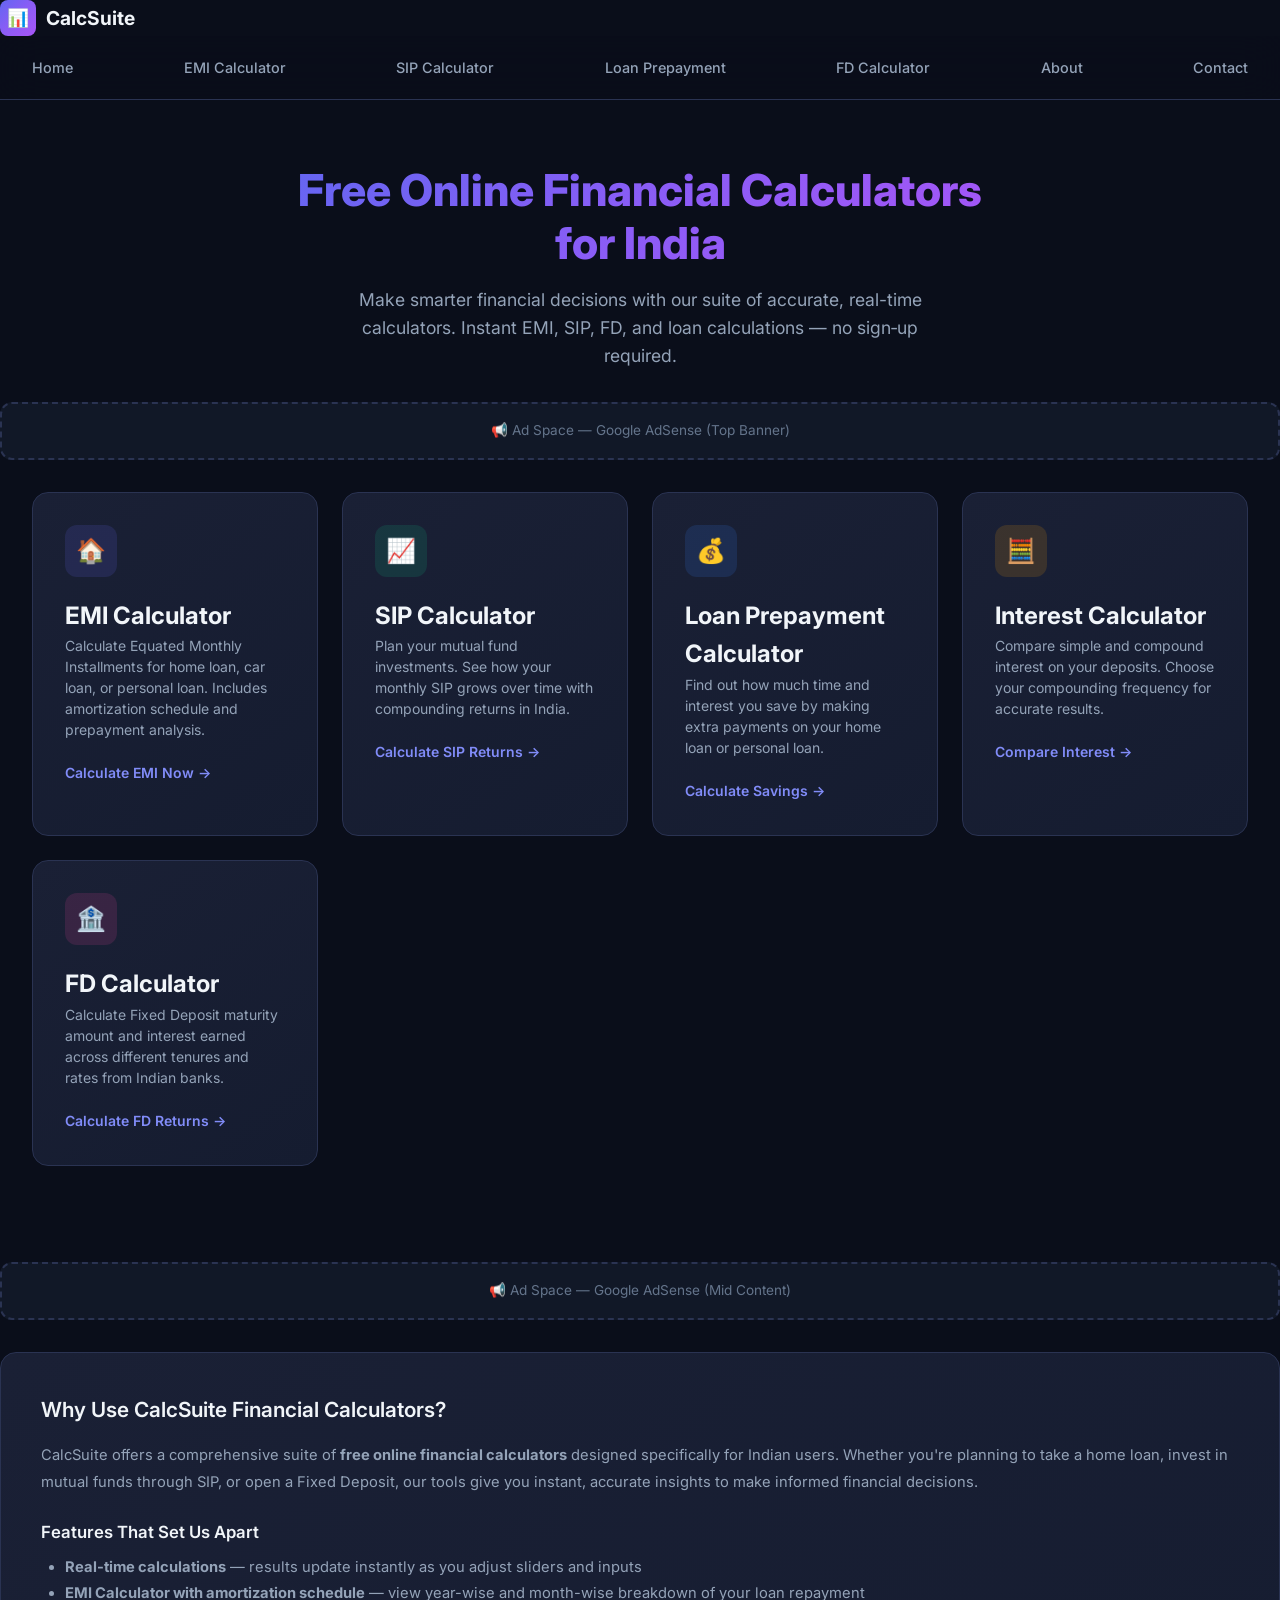
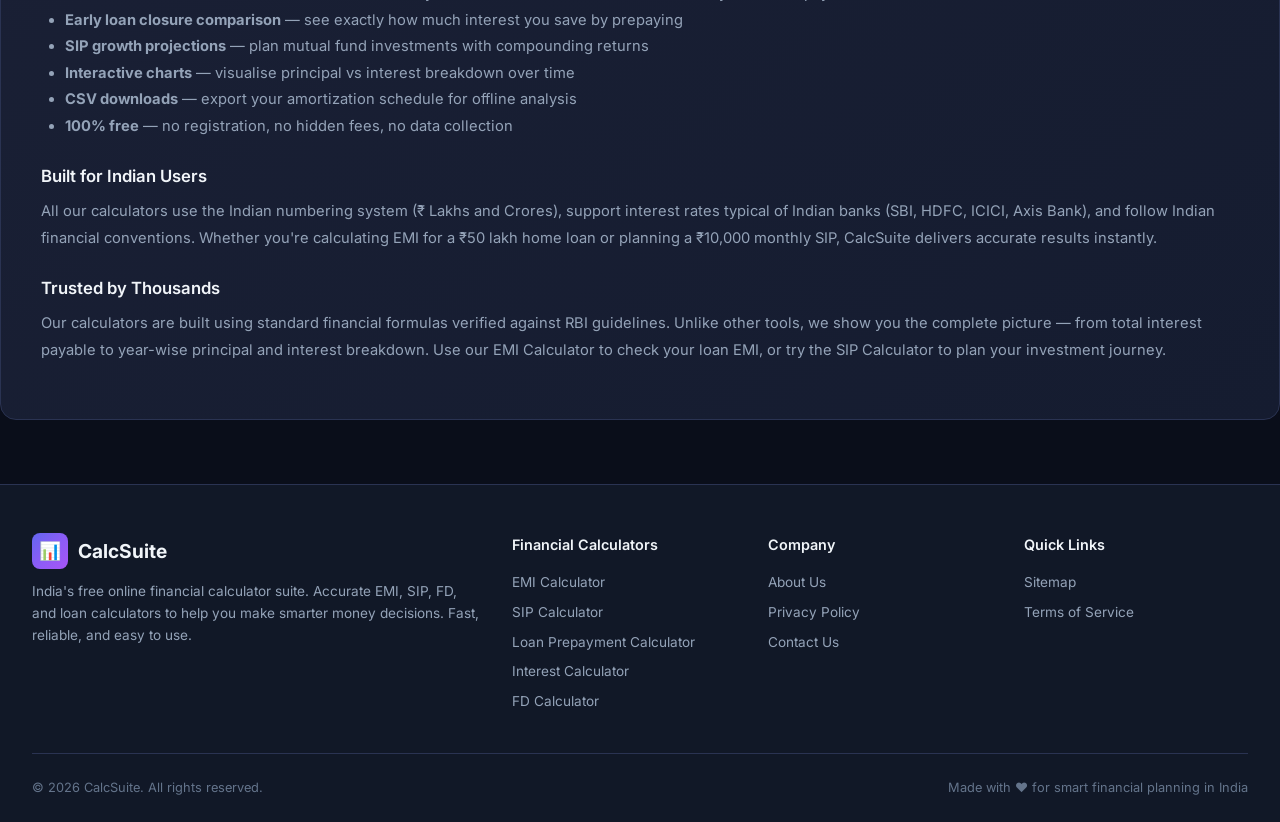
<file: index.html>
<!DOCTYPE html>
<html lang="en">
<head>
  <meta charset="UTF-8">
  <meta name="viewport" content="width=device-width, initial-scale=1.0">
  <title>Free Online Financial Calculators India 2026 – EMI, SIP, FD & Loan Tools</title>
  <meta name="description" content="Free online financial calculators for India — EMI, SIP, FD, loan prepayment & interest calculators. Accurate, fast, real-time results with charts & amortization tables.">
  <meta name="keywords" content="EMI calculator India, SIP calculator, FD calculator, loan prepayment calculator, interest calculator, financial tools India 2026">
  <meta name="robots" content="index, follow">
  <link rel="canonical" href="https://jajoogaurav.github.io/calcsuite/">
  <link rel="stylesheet" href="css/styles.css">

  <!-- Google Analytics placeholder — replace GA_MEASUREMENT_ID -->
  <script async src="https://www.googletagmanager.com/gtag/js?id=GA_MEASUREMENT_ID"></script>
  <script>
    window.dataLayer = window.dataLayer || [];
    function gtag(){dataLayer.push(arguments);}
    gtag('js', new Date());
    gtag('config', 'GA_MEASUREMENT_ID');
  </script>

  <!-- Google AdSense placeholder — replace ca-pub-XXXXXXX -->
  <script async src="https://pagead2.googlesyndication.com/pagead/js/adsbygoogle.js?client=ca-pub-XXXXXXX" crossorigin="anonymous"></script>

  <!-- WebSite Schema -->
  <script type="application/ld+json">
  {
    "@context": "https://schema.org",
    "@type": "WebSite",
    "name": "CalcSuite",
    "url": "https://jajoogaurav.github.io/calcsuite/",
    "description": "Free online financial calculators for India — EMI, SIP, FD, Loan Prepayment & Interest calculators.",
    "potentialAction": {
      "@type": "SearchAction",
      "target": "https://jajoogaurav.github.io/calcsuite/?q={search_term_string}",
      "query-input": "required name=search_term_string"
    }
  }
  </script>
</head>
<body>

  <main>
    <section class="hero">
      <h1>Free Online Financial Calculators for India</h1>
      <p>Make smarter financial decisions with our suite of accurate, real-time calculators. Instant EMI, SIP, FD, and loan calculations — no sign‑up required.</p>
    </section>

    <div class="ad-placeholder" style="max-width:1280px;margin:0 auto 1rem;padding:1rem;">📢 Ad Space — Google AdSense (Top Banner)</div>

    <section class="calc-grid" aria-label="Calculator tools">

      <a href="calculators/emi-calculator.html" class="calc-card" id="card-emi">
        <div class="calc-card-icon icon-emi">🏠</div>
        <h2>EMI Calculator</h2>
        <p>Calculate Equated Monthly Installments for home loan, car loan, or personal loan. Includes amortization schedule and prepayment analysis.</p>
        <span class="calc-card-link">Calculate EMI Now →</span>
      </a>

      <a href="calculators/sip-calculator.html" class="calc-card" id="card-sip">
        <div class="calc-card-icon icon-sip">📈</div>
        <h2>SIP Calculator</h2>
        <p>Plan your mutual fund investments. See how your monthly SIP grows over time with compounding returns in India.</p>
        <span class="calc-card-link">Calculate SIP Returns →</span>
      </a>

      <a href="calculators/loan-prepayment-calculator.html" class="calc-card" id="card-loan">
        <div class="calc-card-icon icon-loan">💰</div>
        <h2>Loan Prepayment Calculator</h2>
        <p>Find out how much time and interest you save by making extra payments on your home loan or personal loan.</p>
        <span class="calc-card-link">Calculate Savings →</span>
      </a>

      <a href="calculators/interest-calculator.html" class="calc-card" id="card-interest">
        <div class="calc-card-icon icon-interest">🧮</div>
        <h2>Interest Calculator</h2>
        <p>Compare simple and compound interest on your deposits. Choose your compounding frequency for accurate results.</p>
        <span class="calc-card-link">Compare Interest →</span>
      </a>

      <a href="calculators/fd-calculator.html" class="calc-card" id="card-fd">
        <div class="calc-card-icon icon-fd">🏦</div>
        <h2>FD Calculator</h2>
        <p>Calculate Fixed Deposit maturity amount and interest earned across different tenures and rates from Indian banks.</p>
        <span class="calc-card-link">Calculate FD Returns →</span>
      </a>

    </section>

    <div class="ad-placeholder" style="max-width:1280px;margin:0 auto 1rem;padding:1rem;">📢 Ad Space — Google AdSense (Mid Content)</div>

    <!-- SEO Content -->
    <section class="seo-content" style="max-width:1280px;margin:2rem auto;padding:2.5rem;">
      <h2>Why Use CalcSuite Financial Calculators?</h2>
      <p>CalcSuite offers a comprehensive suite of <strong>free online financial calculators</strong> designed specifically for Indian users. Whether you're planning to take a home loan, invest in mutual funds through SIP, or open a Fixed Deposit, our tools give you instant, accurate insights to make informed financial decisions.</p>

      <h3>Features That Set Us Apart</h3>
      <ul>
        <li><strong>Real-time calculations</strong> — results update instantly as you adjust sliders and inputs</li>
        <li><strong>EMI Calculator with amortization schedule</strong> — view year-wise and month-wise breakdown of your loan repayment</li>
        <li><strong>Early loan closure comparison</strong> — see exactly how much interest you save by prepaying</li>
        <li><strong>SIP growth projections</strong> — plan mutual fund investments with compounding returns</li>
        <li><strong>Interactive charts</strong> — visualise principal vs interest breakdown over time</li>
        <li><strong>CSV downloads</strong> — export your amortization schedule for offline analysis</li>
        <li><strong>100% free</strong> — no registration, no hidden fees, no data collection</li>
      </ul>

      <h3>Built for Indian Users</h3>
      <p>All our calculators use the Indian numbering system (₹ Lakhs and Crores), support interest rates typical of Indian banks (SBI, HDFC, ICICI, Axis Bank), and follow Indian financial conventions. Whether you're calculating EMI for a ₹50 lakh home loan or planning a ₹10,000 monthly SIP, CalcSuite delivers accurate results instantly.</p>

      <h3>Trusted by Thousands</h3>
      <p>Our calculators are built using standard financial formulas verified against RBI guidelines. Unlike other tools, we show you the complete picture — from total interest payable to year-wise principal and interest breakdown. Use our <a href="calculators/emi-calculator.html">EMI Calculator</a> to check your loan EMI, or try the <a href="calculators/sip-calculator.html">SIP Calculator</a> to plan your investment journey.</p>
    </section>
  </main>

  <script src="js/shared.js"></script>
</body>
</html>
</file>
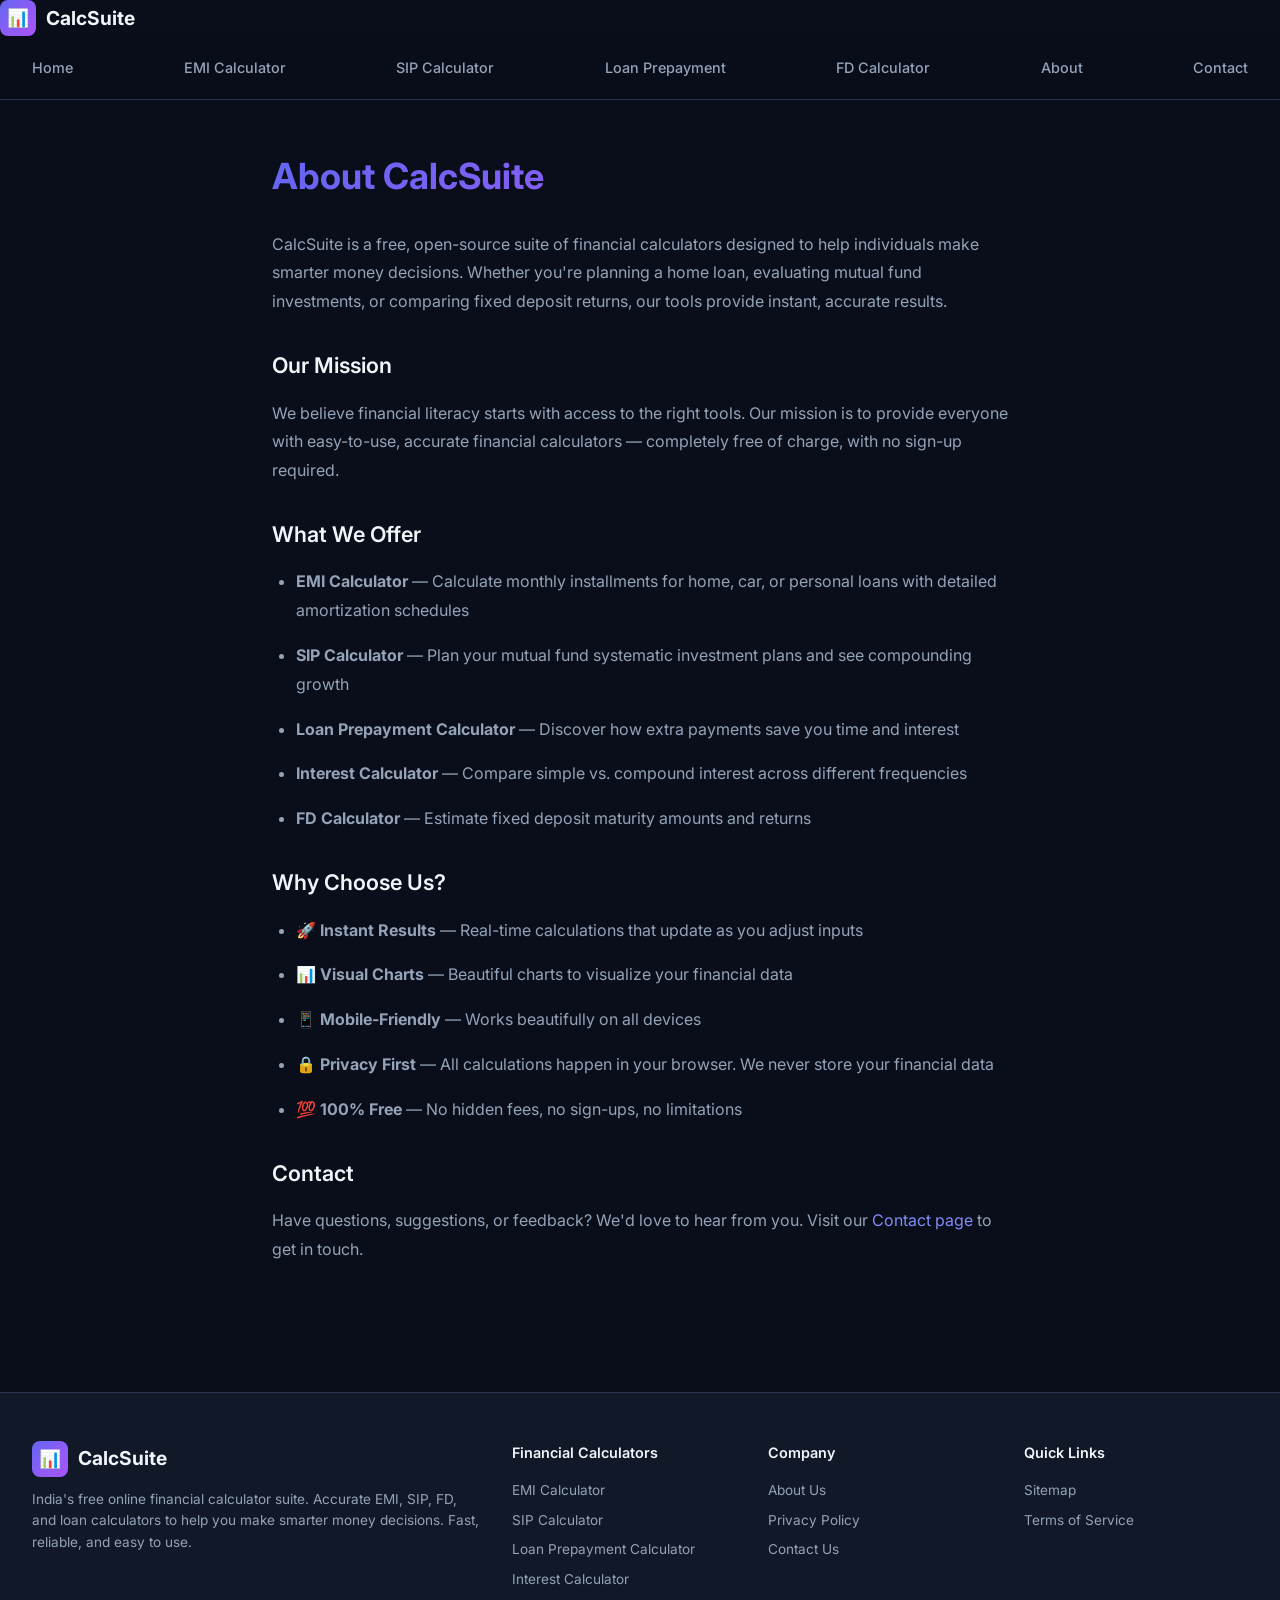
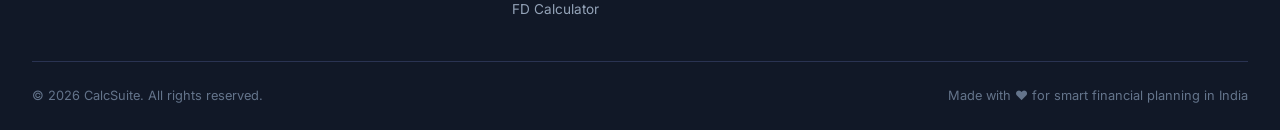
<file: pages/about.html>
<!DOCTYPE html>
<html lang="en">
<head>
  <meta charset="UTF-8">
  <meta name="viewport" content="width=device-width, initial-scale=1.0">
  <title>About CalcSuite – Free Online Financial Calculators India</title>
  <meta name="description" content="Learn about CalcSuite — India's free online financial calculator suite for EMI, SIP, FD, loan prepayment, and interest calculations. Fast, accurate, privacy-first.">
  <meta name="robots" content="index, follow">
  <link rel="canonical" href="https://jajoogaurav.github.io/calcsuite/pages/about.html">
  <link rel="stylesheet" href="../css/styles.css">
  <script async src="https://www.googletagmanager.com/gtag/js?id=GA_MEASUREMENT_ID"></script>
  <script>window.dataLayer=window.dataLayer||[];function gtag(){dataLayer.push(arguments);}gtag('js',new Date());gtag('config','GA_MEASUREMENT_ID');</script>
</head>
<body>

  <main class="content-page">
    <h1>About CalcSuite</h1>

    <p>CalcSuite is a free, open-source suite of financial calculators designed to help individuals make smarter money decisions. Whether you're planning a home loan, evaluating mutual fund investments, or comparing fixed deposit returns, our tools provide instant, accurate results.</p>

    <h2>Our Mission</h2>
    <p>We believe financial literacy starts with access to the right tools. Our mission is to provide everyone with easy-to-use, accurate financial calculators — completely free of charge, with no sign-up required.</p>

    <h2>What We Offer</h2>
    <ul>
      <li><strong>EMI Calculator</strong> — Calculate monthly installments for home, car, or personal loans with detailed amortization schedules</li>
      <li><strong>SIP Calculator</strong> — Plan your mutual fund systematic investment plans and see compounding growth</li>
      <li><strong>Loan Prepayment Calculator</strong> — Discover how extra payments save you time and interest</li>
      <li><strong>Interest Calculator</strong> — Compare simple vs. compound interest across different frequencies</li>
      <li><strong>FD Calculator</strong> — Estimate fixed deposit maturity amounts and returns</li>
    </ul>

    <h2>Why Choose Us?</h2>
    <ul>
      <li>🚀 <strong>Instant Results</strong> — Real-time calculations that update as you adjust inputs</li>
      <li>📊 <strong>Visual Charts</strong> — Beautiful charts to visualize your financial data</li>
      <li>📱 <strong>Mobile-Friendly</strong> — Works beautifully on all devices</li>
      <li>🔒 <strong>Privacy First</strong> — All calculations happen in your browser. We never store your financial data</li>
      <li>💯 <strong>100% Free</strong> — No hidden fees, no sign-ups, no limitations</li>
    </ul>

    <h2>Contact</h2>
    <p>Have questions, suggestions, or feedback? We'd love to hear from you. Visit our <a href="contact.html" style="color:var(--accent-primary-light)">Contact page</a> to get in touch.</p>
  </main>

  <script src="../js/shared.js"></script>
</body>
</html>
</file>
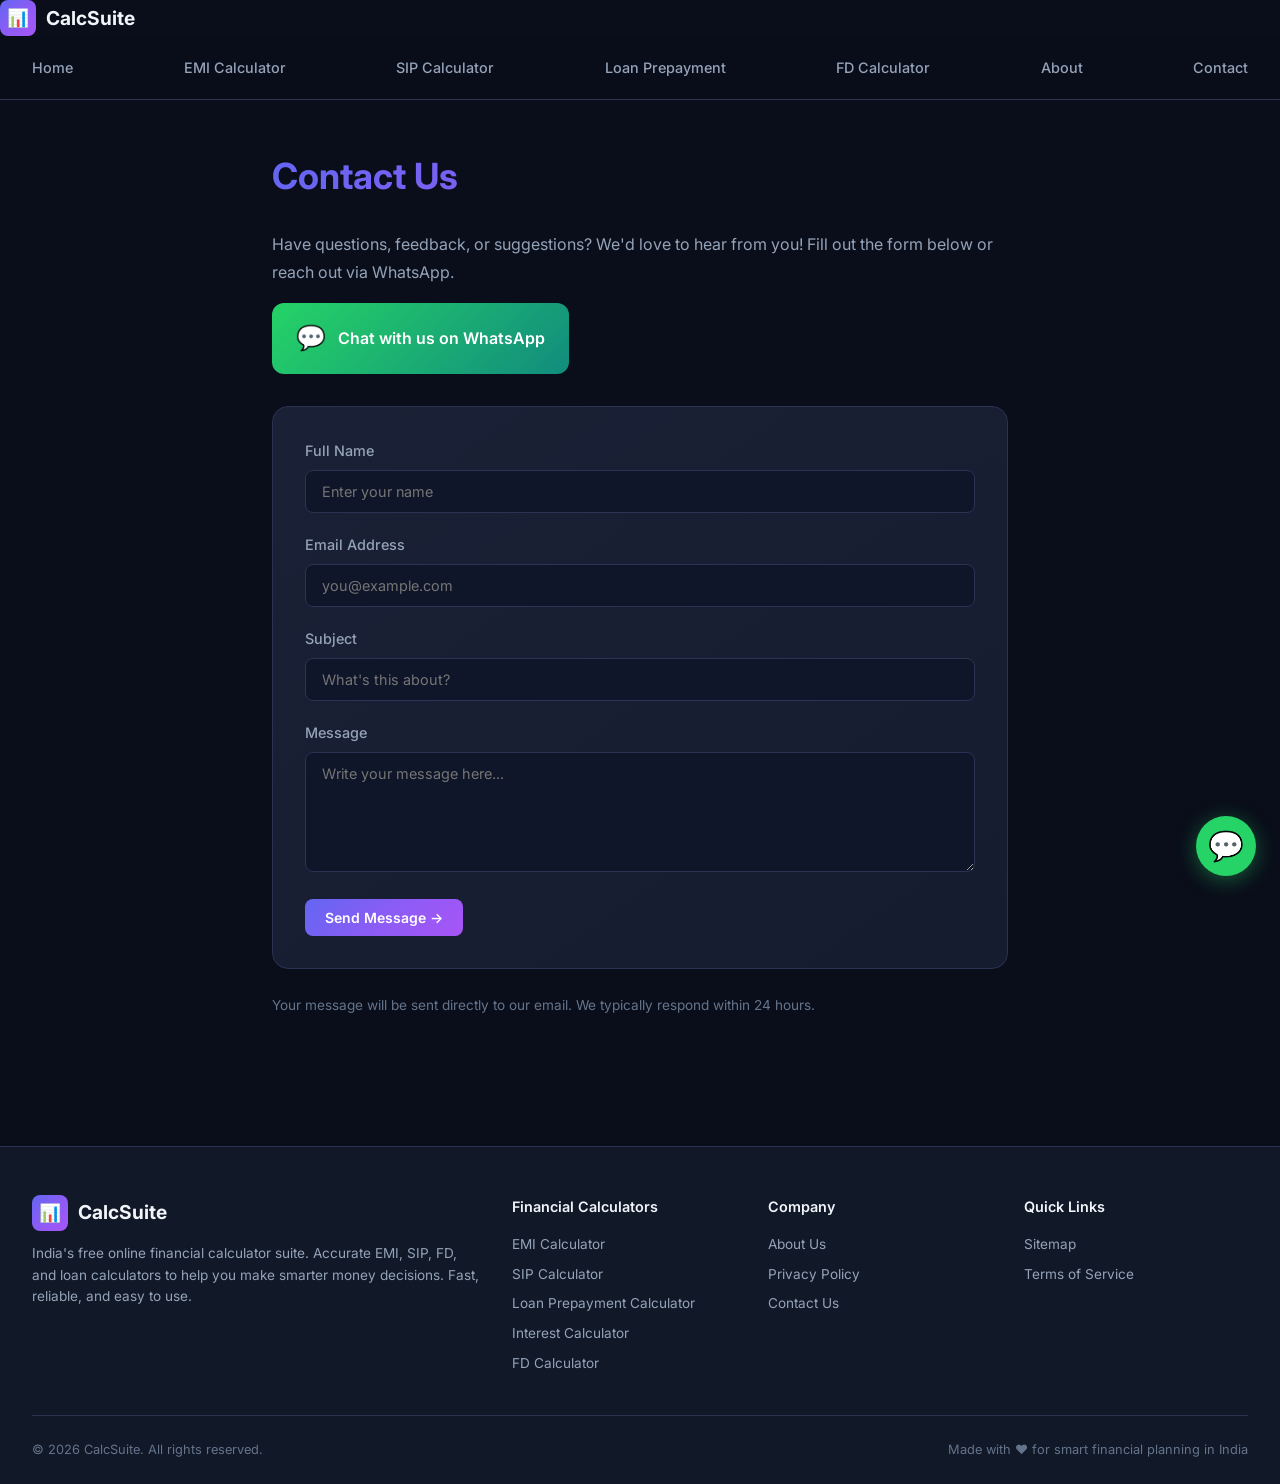
<file: pages/contact.html>
<!DOCTYPE html>
<html lang="en">
<head>
  <meta charset="UTF-8">
  <meta name="viewport" content="width=device-width, initial-scale=1.0">
  <title>Contact Us – CalcSuite Financial Calculators India</title>
  <meta name="description" content="Contact CalcSuite — send feedback, suggestions, or queries about our financial calculators. Reach us via email form or WhatsApp.">
  <meta name="robots" content="index, follow">
  <link rel="canonical" href="https://jajoogaurav.github.io/calcsuite/pages/contact.html">
  <link rel="stylesheet" href="../css/styles.css">
  <script async src="https://www.googletagmanager.com/gtag/js?id=GA_MEASUREMENT_ID"></script>
  <script>window.dataLayer=window.dataLayer||[];function gtag(){dataLayer.push(arguments);}gtag('js',new Date());gtag('config','GA_MEASUREMENT_ID');</script>
</head>
<body>

  <main class="content-page">
    <h1>Contact Us</h1>

    <p>Have questions, feedback, or suggestions? We'd love to hear from you! Fill out the form below or reach out via WhatsApp.</p>

    <!-- WhatsApp Section -->
    <a href="https://wa.me/919929828405?text=Hi%2C%20I%20have%20a%20query%20about%20CalcSuite" target="_blank" rel="noopener"
       style="display:flex;align-items:center;gap:12px;background:linear-gradient(135deg,#25D366,#128C7E);
              padding:16px 24px;border-radius:12px;color:#fff;font-weight:600;font-size:1rem;
              margin-bottom:2rem;transition:all 0.3s ease;text-decoration:none;width:fit-content">
      <span style="font-size:1.5rem">💬</span>
      Chat with us on WhatsApp
    </a>

    <div class="contact-form">
      <form id="contactForm" action="https://formsubmit.co/gauravjajoo1605@gmail.com" method="POST">
        <!-- FormSubmit config -->
        <input type="hidden" name="_subject" value="New CalcSuite Contact Query">
        <input type="hidden" name="_captcha" value="false">
        <input type="hidden" name="_template" value="table">
        <input type="text" name="_honey" style="display:none">

        <div class="form-group">
          <label for="contactName">Full Name</label>
          <input type="text" id="contactName" name="name" placeholder="Enter your name" required>
        </div>
        <div class="form-group">
          <label for="contactEmail">Email Address</label>
          <input type="email" id="contactEmail" name="email" placeholder="you@example.com" required>
        </div>
        <div class="form-group">
          <label for="contactSubject">Subject</label>
          <input type="text" id="contactSubject" name="subject" placeholder="What's this about?">
        </div>
        <div class="form-group">
          <label for="contactMessage">Message</label>
          <textarea id="contactMessage" name="message" placeholder="Write your message here..." required></textarea>
        </div>
        <button type="submit" class="btn btn-primary" id="submitBtn">Send Message →</button>
      </form>
    </div>

    <p style="margin-top:1.5rem;font-size:0.85rem;color:var(--text-muted)">
      Your message will be sent directly to our email. We typically respond within 24 hours.
    </p>
  </main>

  <!-- Floating WhatsApp Button -->
  <a href="https://wa.me/919929828405?text=Hi%2C%20I%20have%20a%20query%20about%20CalcSuite"
     target="_blank" rel="noopener"
     style="position:fixed;bottom:24px;right:24px;width:60px;height:60px;background:#25D366;
            border-radius:50%;display:flex;align-items:center;justify-content:center;
            box-shadow:0 4px 20px rgba(37,211,102,0.4);z-index:999;font-size:1.8rem;
            transition:transform 0.3s ease;text-decoration:none"
     onmouseover="this.style.transform='scale(1.1)'" onmouseout="this.style.transform='scale(1)'">
     💬
  </a>

  <script src="../js/shared.js"></script>
</body>
</html>
</file>
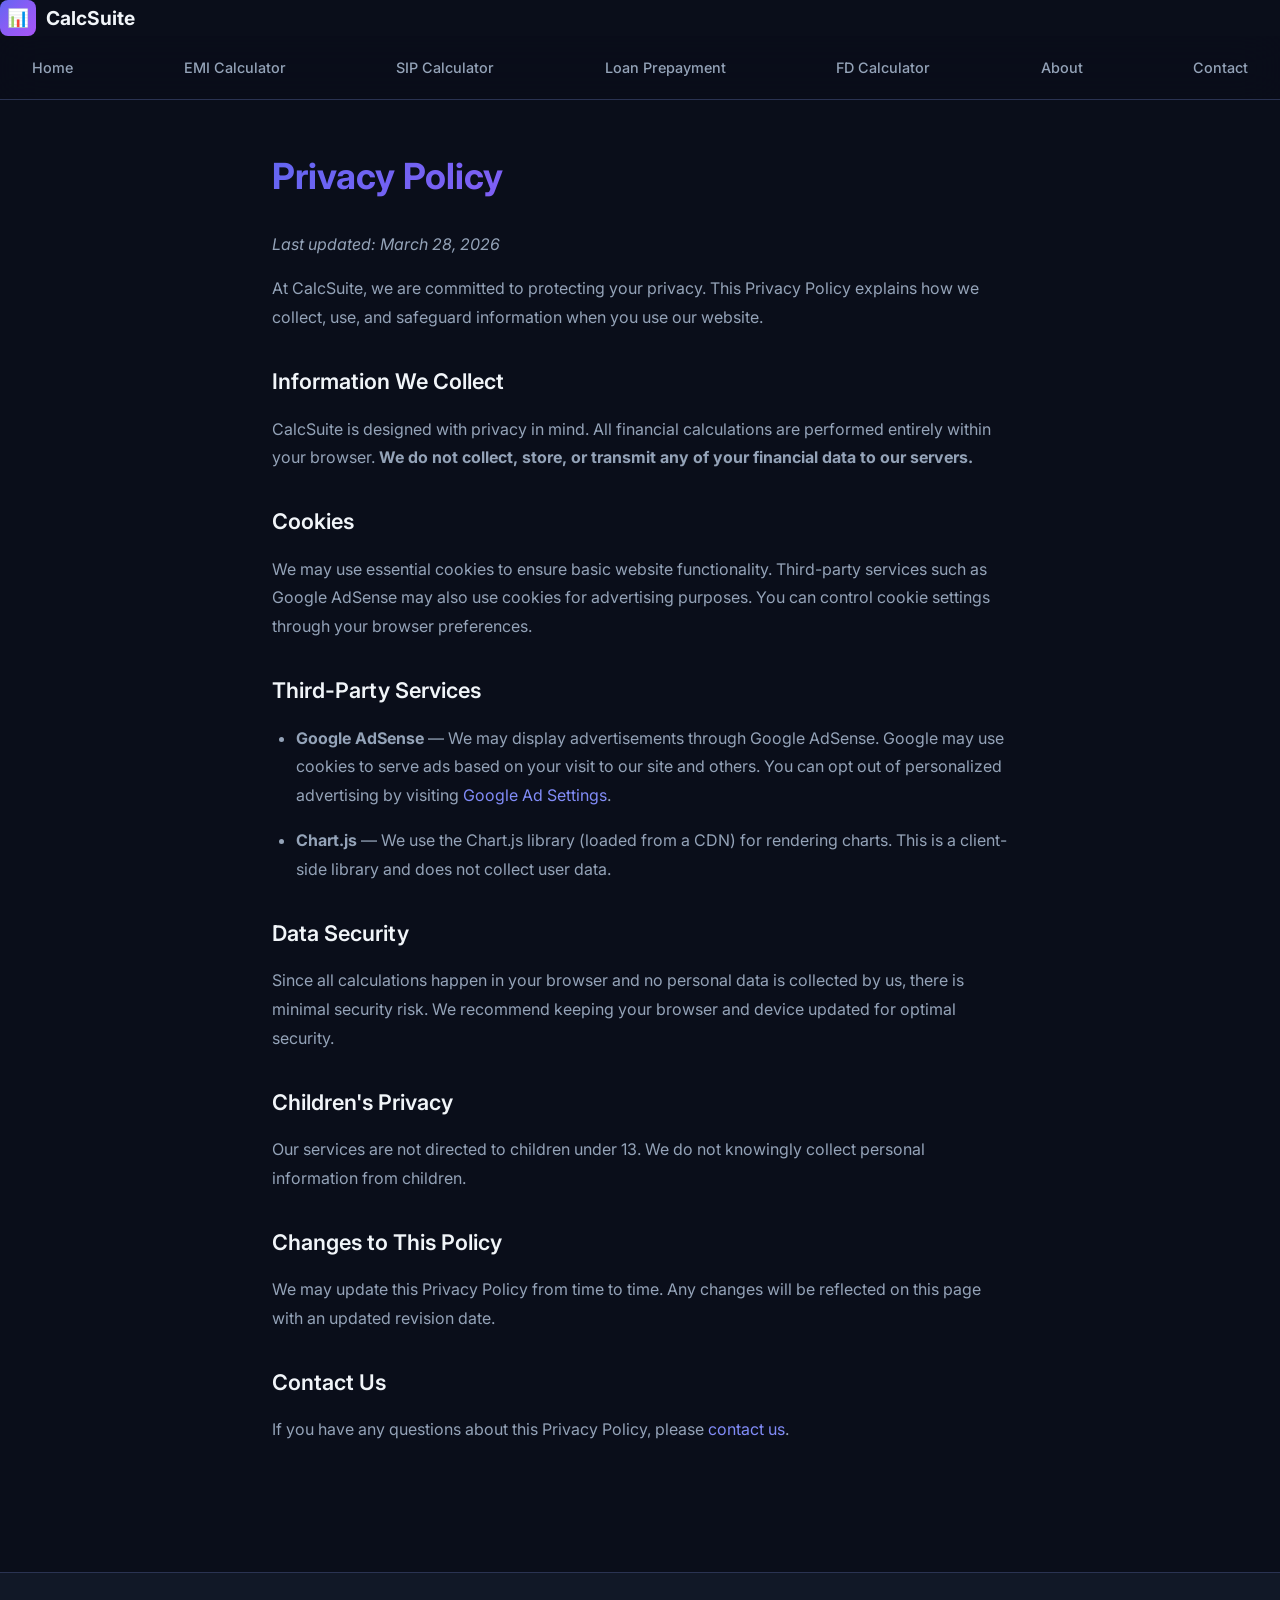
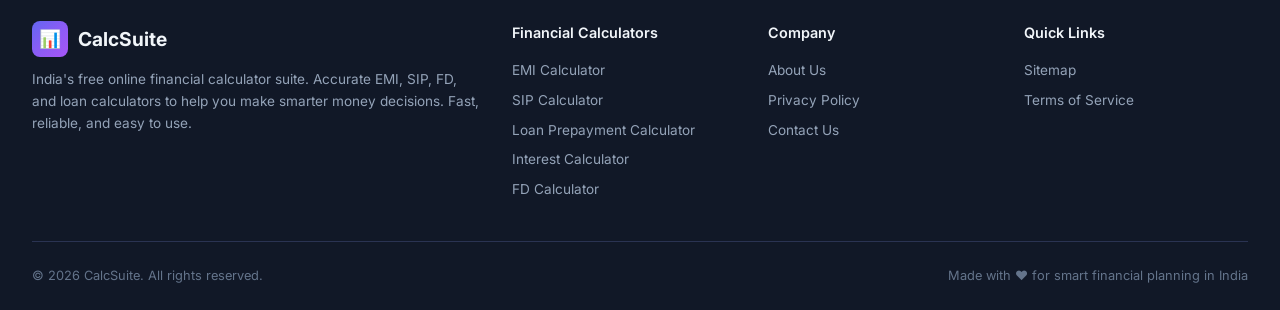
<file: pages/privacy.html>
<!DOCTYPE html>
<html lang="en">
<head>
  <meta charset="UTF-8">
  <meta name="viewport" content="width=device-width, initial-scale=1.0">
  <title>Privacy Policy – CalcSuite Financial Calculators</title>
  <meta name="description" content="CalcSuite Privacy Policy — learn how we protect your data and privacy when using our financial calculators. All calculations happen in your browser.">
  <meta name="robots" content="index, follow">
  <link rel="canonical" href="https://jajoogaurav.github.io/calcsuite/pages/privacy.html">
  <link rel="stylesheet" href="../css/styles.css">
  <script async src="https://www.googletagmanager.com/gtag/js?id=GA_MEASUREMENT_ID"></script>
  <script>window.dataLayer=window.dataLayer||[];function gtag(){dataLayer.push(arguments);}gtag('js',new Date());gtag('config','GA_MEASUREMENT_ID');</script>
</head>
<body>

  <main class="content-page">
    <h1>Privacy Policy</h1>

    <p><em>Last updated: March 28, 2026</em></p>

    <p>At CalcSuite, we are committed to protecting your privacy. This Privacy Policy explains how we collect, use, and safeguard information when you use our website.</p>

    <h2>Information We Collect</h2>
    <p>CalcSuite is designed with privacy in mind. All financial calculations are performed entirely within your browser. <strong>We do not collect, store, or transmit any of your financial data to our servers.</strong></p>

    <h2>Cookies</h2>
    <p>We may use essential cookies to ensure basic website functionality. Third-party services such as Google AdSense may also use cookies for advertising purposes. You can control cookie settings through your browser preferences.</p>

    <h2>Third-Party Services</h2>
    <ul>
      <li><strong>Google AdSense</strong> — We may display advertisements through Google AdSense. Google may use cookies to serve ads based on your visit to our site and others. You can opt out of personalized advertising by visiting <a href="https://www.google.com/settings/ads" target="_blank" style="color:var(--accent-primary-light)">Google Ad Settings</a>.</li>
      <li><strong>Chart.js</strong> — We use the Chart.js library (loaded from a CDN) for rendering charts. This is a client-side library and does not collect user data.</li>
    </ul>

    <h2>Data Security</h2>
    <p>Since all calculations happen in your browser and no personal data is collected by us, there is minimal security risk. We recommend keeping your browser and device updated for optimal security.</p>

    <h2>Children's Privacy</h2>
    <p>Our services are not directed to children under 13. We do not knowingly collect personal information from children.</p>

    <h2>Changes to This Policy</h2>
    <p>We may update this Privacy Policy from time to time. Any changes will be reflected on this page with an updated revision date.</p>

    <h2>Contact Us</h2>
    <p>If you have any questions about this Privacy Policy, please <a href="contact.html" style="color:var(--accent-primary-light)">contact us</a>.</p>
  </main>

  <script src="../js/shared.js"></script>
</body>
</html>
</file>
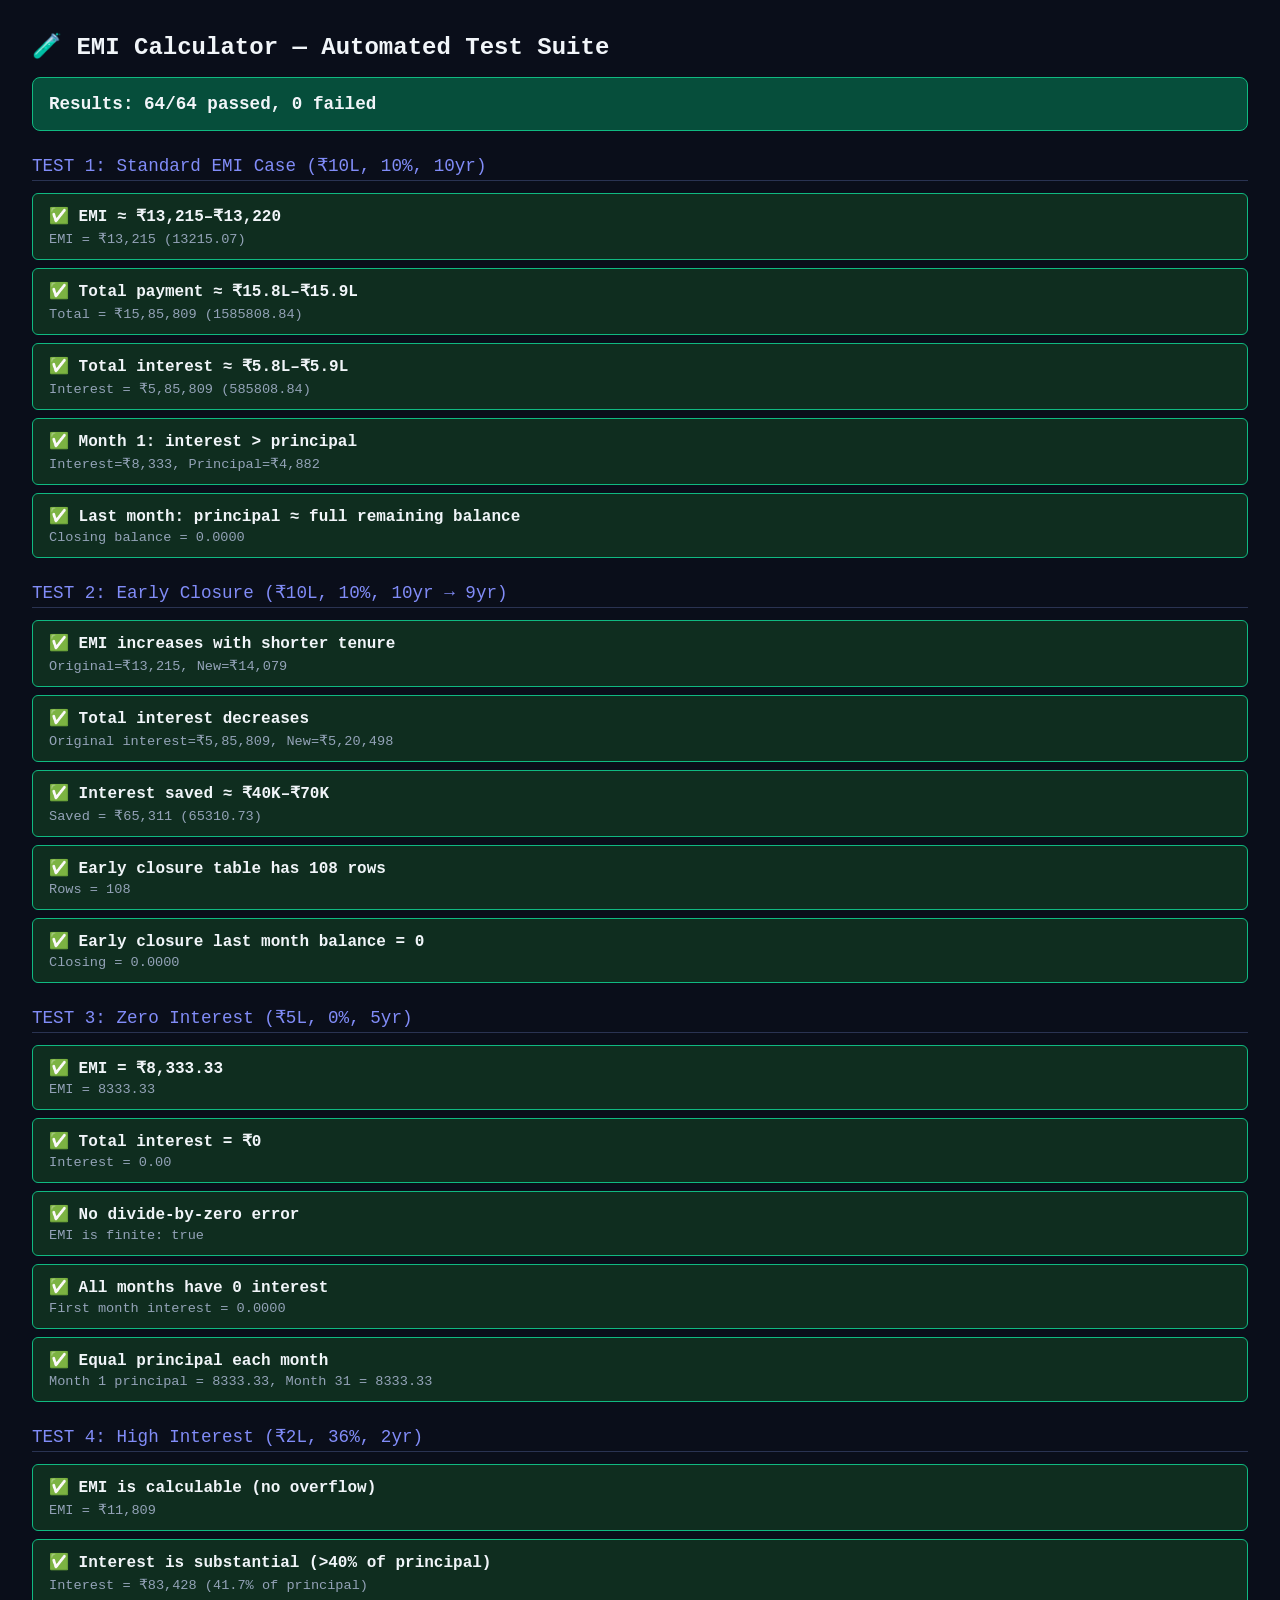
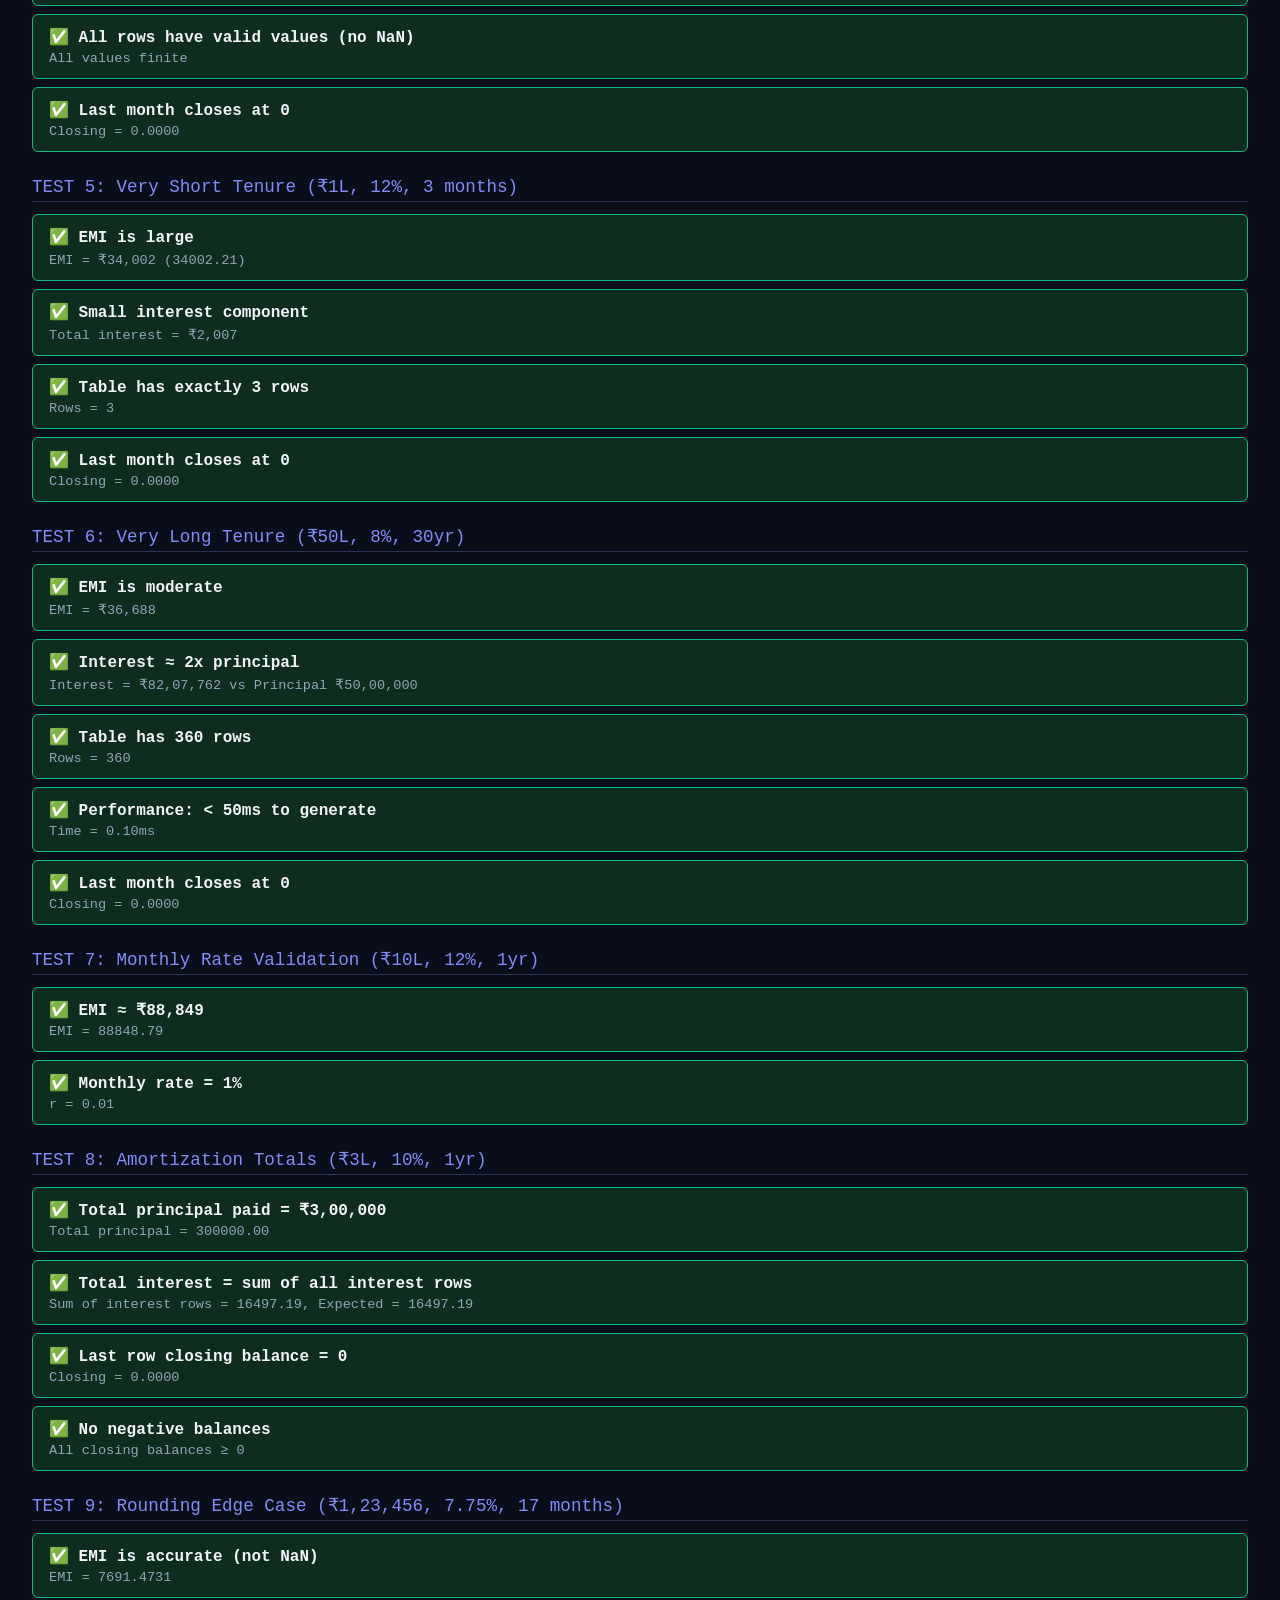
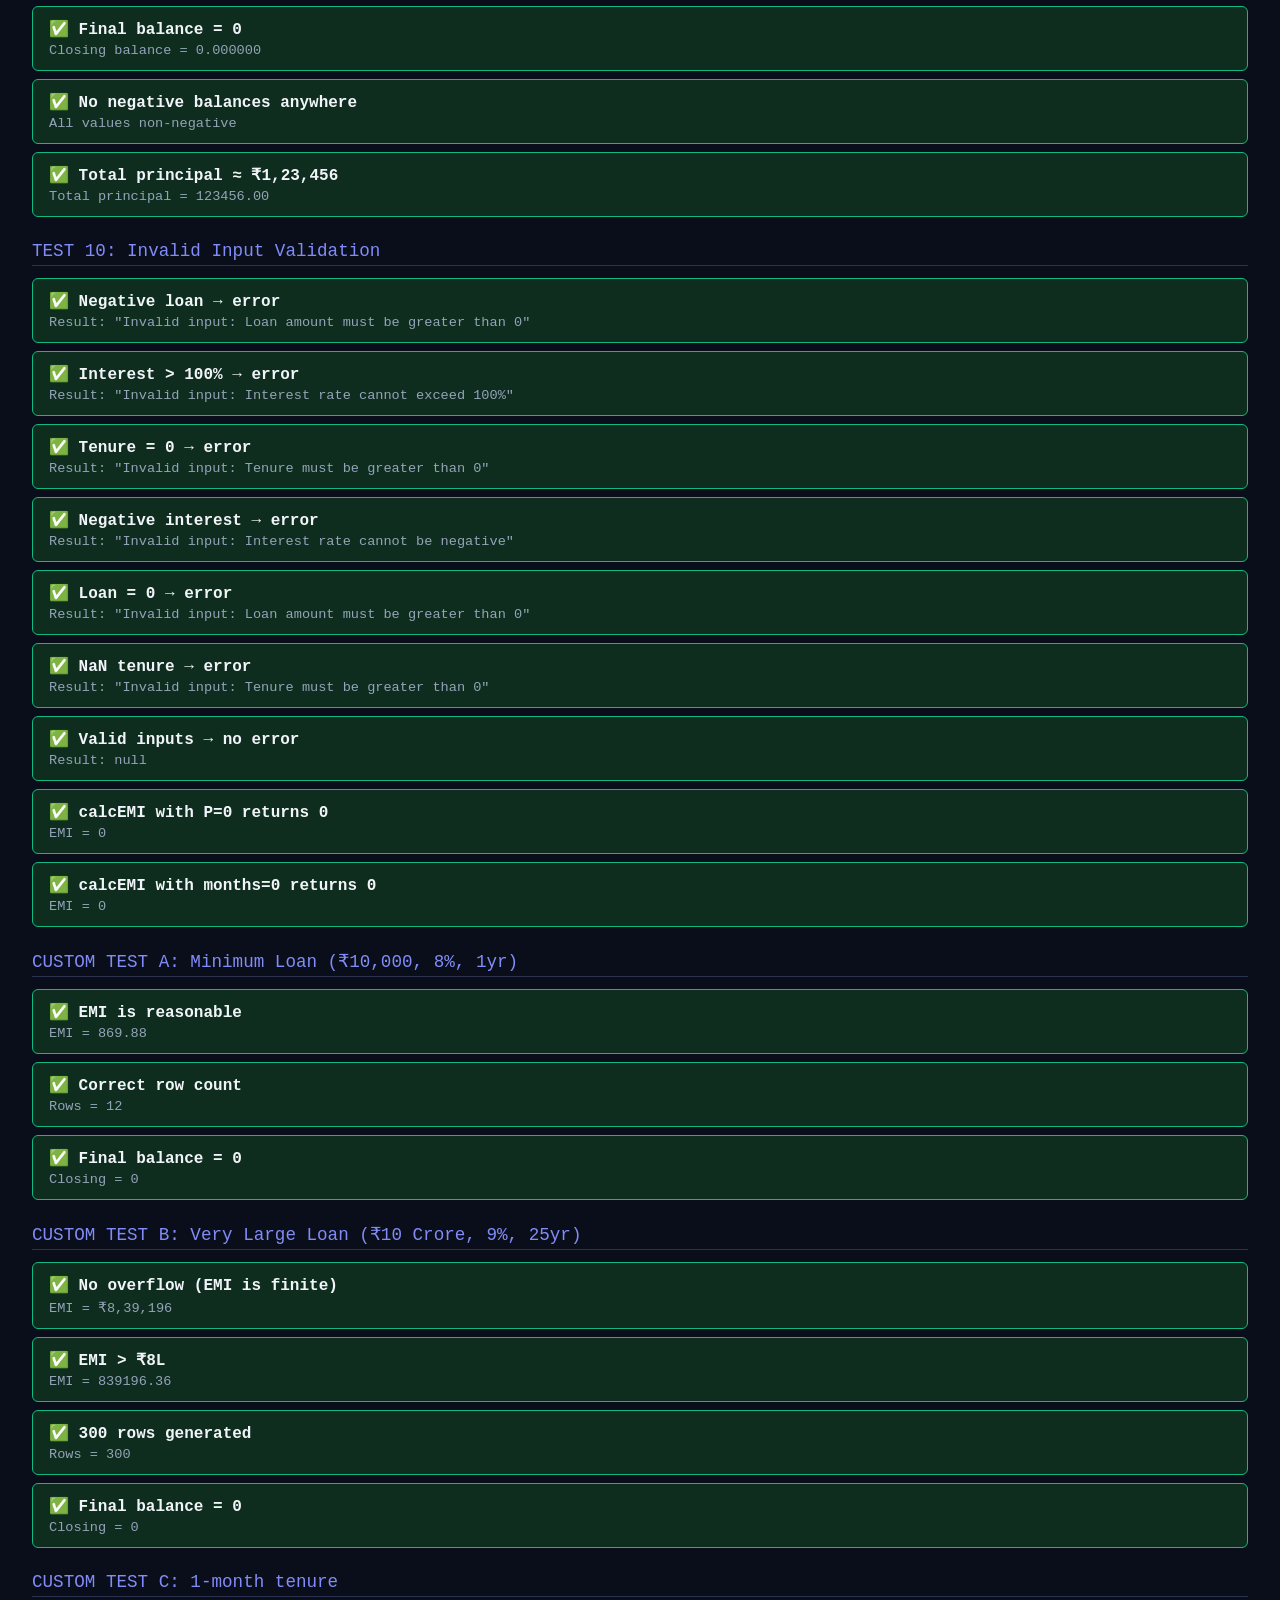
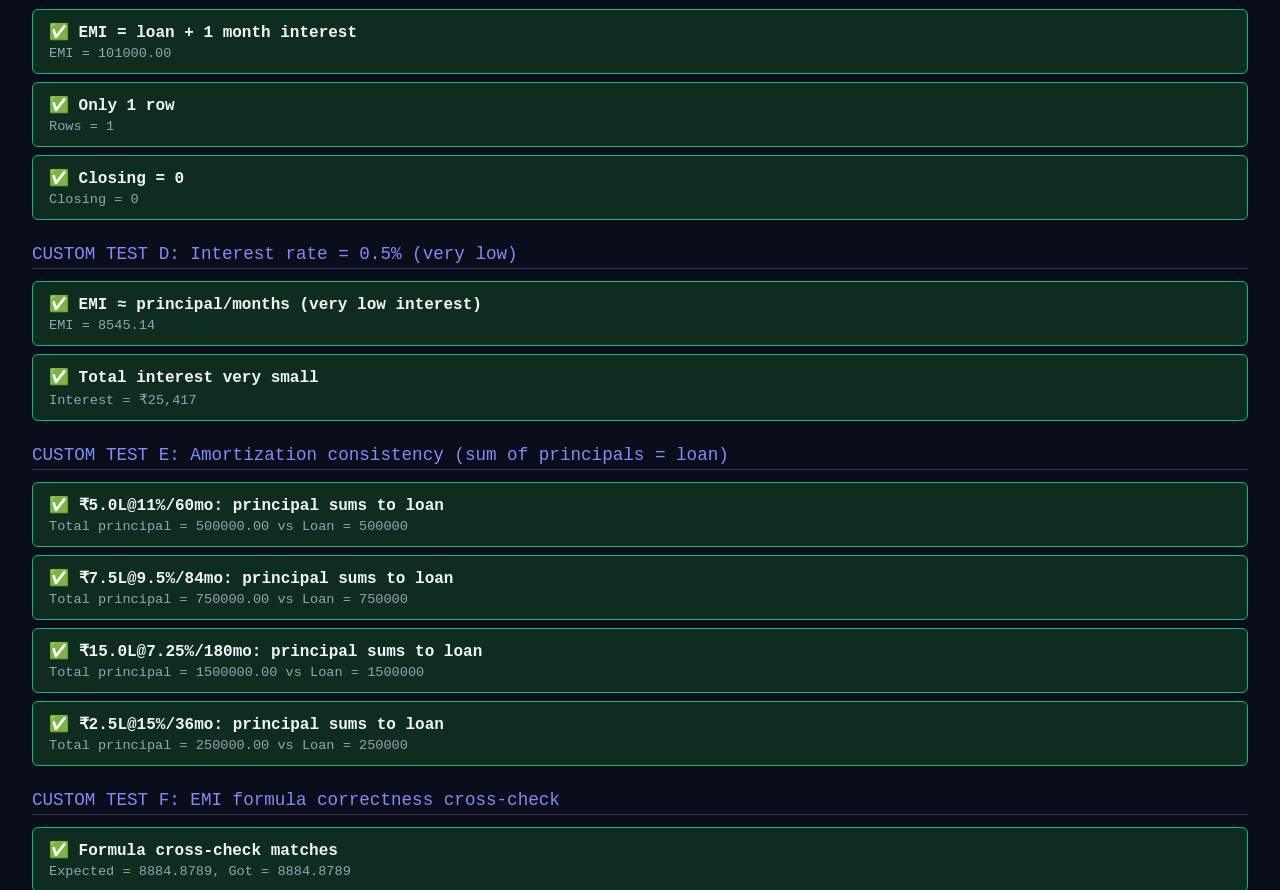
<file: tests/test-emi.html>
<!DOCTYPE html>
<html lang="en">
<head>
  <meta charset="UTF-8">
  <meta name="viewport" content="width=device-width, initial-scale=1.0">
  <title>EMI Calculator - Automated Test Suite</title>
  <style>
    * { margin: 0; padding: 0; box-sizing: border-box; }
    body { font-family: 'Consolas', monospace; background: #0a0e1a; color: #f1f5f9; padding: 2rem; }
    h1 { margin-bottom: 0.5rem; font-size: 1.5rem; }
    .summary { margin: 1rem 0; padding: 1rem; border-radius: 8px; font-size: 1.1rem; font-weight: bold; }
    .summary.pass { background: #064e3b; border: 1px solid #10b981; }
    .summary.fail { background: #7f1d1d; border: 1px solid #ef4444; }
    .test { margin: 0.5rem 0; padding: 0.75rem 1rem; border-radius: 6px; border: 1px solid #2a3352; }
    .test.pass { background: #0f2d1f; border-color: #10b981; }
    .test.fail { background: #2d0f0f; border-color: #ef4444; }
    .test-name { font-weight: bold; margin-bottom: 4px; }
    .test-detail { font-size: 0.85rem; color: #94a3b8; }
    .section { margin: 1.5rem 0 0.75rem; font-size: 1.1rem; color: #818cf8; border-bottom: 1px solid #2a3352; padding-bottom: 4px; }
  </style>
</head>
<body>
  <h1>🧪 EMI Calculator — Automated Test Suite</h1>
  <div id="summary" class="summary">Running tests...</div>
  <div id="results"></div>

  <script>
    // ===== Pure EMI calculation functions (copied from calculator for isolated testing) =====

    function calcEMI(P, annualRate, months) {
      if (P <= 0 || months <= 0) return 0;
      const r = annualRate / 12 / 100;
      if (r === 0) return P / months;
      const factor = Math.pow(1 + r, months);
      return P * r * factor / (factor - 1);
    }

    function formatCurrency(num) {
      if (isNaN(num) || !isFinite(num)) return '₹0';
      return '₹' + Math.round(num).toLocaleString('en-IN');
    }

    function validateInputs(P, rate, tenure) {
      if (isNaN(P) || P <= 0) return 'Invalid input: Loan amount must be greater than 0';
      if (isNaN(rate) || rate < 0) return 'Invalid input: Interest rate cannot be negative';
      if (rate > 100) return 'Invalid input: Interest rate cannot exceed 100%';
      if (isNaN(tenure) || tenure <= 0) return 'Invalid input: Tenure must be greater than 0';
      return null;
    }

    function generateAmortization(P, annualRate, totalMonths, emi) {
      const r = annualRate / 12 / 100;
      let balance = P;
      const rows = [];
      for (let m = 1; m <= totalMonths; m++) {
        const interestPaid = balance * r;
        let principalPaid = emi - interestPaid;
        if (m === totalMonths) principalPaid = balance;
        const closing = Math.max(0, balance - principalPaid);
        rows.push({ month: m, opening: balance, interest: interestPaid, principal: principalPaid, closing });
        balance = closing;
      }
      return rows;
    }

    // ===== Test helpers =====
    let passed = 0, failed = 0;
    const results = document.getElementById('results');

    function assert(name, condition, detail) {
      const div = document.createElement('div');
      div.className = 'test ' + (condition ? 'pass' : 'fail');
      div.innerHTML = `<div class="test-name">${condition ? '✅' : '❌'} ${name}</div><div class="test-detail">${detail}</div>`;
      results.appendChild(div);
      if (condition) passed++;
      else failed++;
    }

    function approx(a, b, tolerance) {
      return Math.abs(a - b) <= tolerance;
    }

    function section(title) {
      const div = document.createElement('div');
      div.className = 'section';
      div.textContent = title;
      results.appendChild(div);
    }

    // ===== USER TEST CASES =====

    // TEST 1: Standard EMI Case
    section('TEST 1: Standard EMI Case (₹10L, 10%, 10yr)');
    {
      const emi = calcEMI(1000000, 10, 120);
      const total = emi * 120;
      const interest = total - 1000000;
      assert('EMI ≈ ₹13,215–₹13,220', emi >= 13215 && emi <= 13220, `EMI = ${formatCurrency(emi)} (${emi.toFixed(2)})`);
      assert('Total payment ≈ ₹15.8L–₹15.9L', total >= 1580000 && total <= 1590000, `Total = ${formatCurrency(total)} (${total.toFixed(2)})`);
      assert('Total interest ≈ ₹5.8L–₹5.9L', interest >= 580000 && interest <= 590000, `Interest = ${formatCurrency(interest)} (${interest.toFixed(2)})`);

      const rows = generateAmortization(1000000, 10, 120, emi);
      assert('Month 1: interest > principal', rows[0].interest > rows[0].principal,
        `Interest=${formatCurrency(rows[0].interest)}, Principal=${formatCurrency(rows[0].principal)}`);
      assert('Last month: principal ≈ full remaining balance', rows[119].closing === 0,
        `Closing balance = ${rows[119].closing.toFixed(4)}`);
    }

    // TEST 2: Early Closure Case
    section('TEST 2: Early Closure (₹10L, 10%, 10yr → 9yr)');
    {
      const origEMI = calcEMI(1000000, 10, 120);
      const earlyEMI = calcEMI(1000000, 10, 108);
      const origTotal = origEMI * 120;
      const earlyTotal = earlyEMI * 108;
      const interestSaved = origTotal - earlyTotal;
      assert('EMI increases with shorter tenure', earlyEMI > origEMI,
        `Original=${formatCurrency(origEMI)}, New=${formatCurrency(earlyEMI)}`);
      assert('Total interest decreases', (earlyTotal - 1000000) < (origTotal - 1000000),
        `Original interest=${formatCurrency(origTotal - 1000000)}, New=${formatCurrency(earlyTotal - 1000000)}`);
      assert('Interest saved ≈ ₹40K–₹70K', interestSaved >= 40000 && interestSaved <= 70000,
        `Saved = ${formatCurrency(interestSaved)} (${interestSaved.toFixed(2)})`);

      const rows = generateAmortization(1000000, 10, 108, earlyEMI);
      assert('Early closure table has 108 rows', rows.length === 108, `Rows = ${rows.length}`);
      assert('Early closure last month balance = 0', rows[107].closing === 0, `Closing = ${rows[107].closing.toFixed(4)}`);
    }

    // TEST 3: Zero Interest Case
    section('TEST 3: Zero Interest (₹5L, 0%, 5yr)');
    {
      const emi = calcEMI(500000, 0, 60);
      assert('EMI = ₹8,333.33', approx(emi, 8333.33, 1), `EMI = ${emi.toFixed(2)}`);
      assert('Total interest = ₹0', approx(emi * 60 - 500000, 0, 1), `Interest = ${(emi * 60 - 500000).toFixed(2)}`);
      assert('No divide-by-zero error', isFinite(emi) && !isNaN(emi), `EMI is finite: ${isFinite(emi)}`);

      const rows = generateAmortization(500000, 0, 60, emi);
      assert('All months have 0 interest', rows.every(r => approx(r.interest, 0, 0.01)),
        `First month interest = ${rows[0].interest.toFixed(4)}`);
      assert('Equal principal each month', approx(rows[0].principal, rows[30].principal, 1),
        `Month 1 principal = ${rows[0].principal.toFixed(2)}, Month 31 = ${rows[30].principal.toFixed(2)}`);
    }

    // TEST 4: High Interest Case
    section('TEST 4: High Interest (₹2L, 36%, 2yr)');
    {
      const emi = calcEMI(200000, 36, 24);
      const total = emi * 24;
      const interest = total - 200000;
      assert('EMI is calculable (no overflow)', isFinite(emi) && emi > 0, `EMI = ${formatCurrency(emi)}`);
      assert('Interest is substantial (>40% of principal)', interest > 80000,
        `Interest = ${formatCurrency(interest)} (${(interest/200000*100).toFixed(1)}% of principal)`);

      const rows = generateAmortization(200000, 36, 24, emi);
      assert('All rows have valid values (no NaN)', rows.every(r => isFinite(r.opening) && isFinite(r.closing)),
        'All values finite');
      assert('Last month closes at 0', rows[23].closing === 0, `Closing = ${rows[23].closing.toFixed(4)}`);
    }

    // TEST 5: Very Short Tenure
    section('TEST 5: Very Short Tenure (₹1L, 12%, 3 months)');
    {
      const emi = calcEMI(100000, 12, 3);
      assert('EMI is large', emi > 33000, `EMI = ${formatCurrency(emi)} (${emi.toFixed(2)})`);
      assert('Small interest component', (emi * 3 - 100000) < 5000,
        `Total interest = ${formatCurrency(emi * 3 - 100000)}`);

      const rows = generateAmortization(100000, 12, 3, emi);
      assert('Table has exactly 3 rows', rows.length === 3, `Rows = ${rows.length}`);
      assert('Last month closes at 0', rows[2].closing === 0, `Closing = ${rows[2].closing.toFixed(4)}`);
    }

    // TEST 6: Very Long Tenure
    section('TEST 6: Very Long Tenure (₹50L, 8%, 30yr)');
    {
      const emi = calcEMI(5000000, 8, 360);
      const total = emi * 360;
      const interest = total - 5000000;
      assert('EMI is moderate', emi > 30000 && emi < 50000, `EMI = ${formatCurrency(emi)}`);
      assert('Interest ≈ 2x principal', interest >= 7000000 && interest <= 9000000,
        `Interest = ${formatCurrency(interest)} vs Principal ₹50,00,000`);

      const t0 = performance.now();
      const rows = generateAmortization(5000000, 8, 360, emi);
      const t1 = performance.now();
      assert('Table has 360 rows', rows.length === 360, `Rows = ${rows.length}`);
      assert('Performance: < 50ms to generate', (t1 - t0) < 50,
        `Time = ${(t1 - t0).toFixed(2)}ms`);
      assert('Last month closes at 0', rows[359].closing === 0, `Closing = ${rows[359].closing.toFixed(4)}`);
    }

    // TEST 7: Monthly vs Yearly rate validation
    section('TEST 7: Monthly Rate Validation (₹10L, 12%, 1yr)');
    {
      const emi = calcEMI(1000000, 12, 12);
      assert('EMI ≈ ₹88,849', approx(emi, 88849, 5), `EMI = ${emi.toFixed(2)}`);
      // Verify r = 12/12/100 = 0.01 = 1% monthly
      const r = 12 / 12 / 100;
      assert('Monthly rate = 1%', r === 0.01, `r = ${r}`);
    }

    // TEST 8: Amortization Table Validation
    section('TEST 8: Amortization Totals (₹3L, 10%, 1yr)');
    {
      const emi = calcEMI(300000, 10, 12);
      const rows = generateAmortization(300000, 10, 12, emi);
      const totalPrincipal = rows.reduce((s, r) => s + r.principal, 0);
      const totalInterest = rows.reduce((s, r) => s + r.interest, 0);
      assert('Total principal paid = ₹3,00,000', approx(totalPrincipal, 300000, 1),
        `Total principal = ${totalPrincipal.toFixed(2)}`);
      assert('Total interest = sum of all interest rows', approx(totalInterest, emi * 12 - 300000, 1),
        `Sum of interest rows = ${totalInterest.toFixed(2)}, Expected = ${(emi * 12 - 300000).toFixed(2)}`);
      assert('Last row closing balance = 0', rows[11].closing === 0,
        `Closing = ${rows[11].closing.toFixed(4)}`);
      assert('No negative balances', rows.every(r => r.closing >= 0),
        'All closing balances ≥ 0');
    }

    // TEST 9: Rounding Edge Case
    section('TEST 9: Rounding Edge Case (₹1,23,456, 7.75%, 17 months)');
    {
      const emi = calcEMI(123456, 7.75, 17);
      assert('EMI is accurate (not NaN)', isFinite(emi) && emi > 0, `EMI = ${emi.toFixed(4)}`);

      const rows = generateAmortization(123456, 7.75, 17, emi);
      assert('Final balance = 0', rows[16].closing === 0,
        `Closing balance = ${rows[16].closing.toFixed(6)}`);
      assert('No negative balances anywhere', rows.every(r => r.closing >= 0 && r.principal >= 0),
        'All values non-negative');
      assert('Total principal ≈ ₹1,23,456', approx(rows.reduce((s, r) => s + r.principal, 0), 123456, 1),
        `Total principal = ${rows.reduce((s, r) => s + r.principal, 0).toFixed(2)}`);
    }

    // TEST 10: Invalid Input Cases
    section('TEST 10: Invalid Input Validation');
    {
      assert('Negative loan → error', validateInputs(-100000, 10, 12) !== null,
        `Result: "${validateInputs(-100000, 10, 12)}"`);
      assert('Interest > 100% → error', validateInputs(100000, 150, 12) !== null,
        `Result: "${validateInputs(100000, 150, 12)}"`);
      assert('Tenure = 0 → error', validateInputs(100000, 10, 0) !== null,
        `Result: "${validateInputs(100000, 10, 0)}"`);
      assert('Negative interest → error', validateInputs(100000, -5, 12) !== null,
        `Result: "${validateInputs(100000, -5, 12)}"`);
      assert('Loan = 0 → error', validateInputs(0, 10, 12) !== null,
        `Result: "${validateInputs(0, 10, 12)}"`);
      assert('NaN tenure → error', validateInputs(100000, 10, NaN) !== null,
        `Result: "${validateInputs(100000, 10, NaN)}"`);
      assert('Valid inputs → no error', validateInputs(100000, 10, 12) === null,
        `Result: ${validateInputs(100000, 10, 12)}`);
      assert('calcEMI with P=0 returns 0', calcEMI(0, 10, 12) === 0, `EMI = ${calcEMI(0, 10, 12)}`);
      assert('calcEMI with months=0 returns 0', calcEMI(100000, 10, 0) === 0, `EMI = ${calcEMI(100000, 10, 0)}`);
    }

    // ===== ADDITIONAL CUSTOM TEST CASES =====

    section('CUSTOM TEST A: Minimum Loan (₹10,000, 8%, 1yr)');
    {
      const emi = calcEMI(10000, 8, 12);
      assert('EMI is reasonable', emi > 800 && emi < 1000, `EMI = ${emi.toFixed(2)}`);
      const rows = generateAmortization(10000, 8, 12, emi);
      assert('Correct row count', rows.length === 12, `Rows = ${rows.length}`);
      assert('Final balance = 0', rows[11].closing === 0, `Closing = ${rows[11].closing}`);
    }

    section('CUSTOM TEST B: Very Large Loan (₹10 Crore, 9%, 25yr)');
    {
      const emi = calcEMI(100000000, 9, 300);
      assert('No overflow (EMI is finite)', isFinite(emi), `EMI = ${formatCurrency(emi)}`);
      assert('EMI > ₹8L', emi > 800000, `EMI = ${emi.toFixed(2)}`);
      const rows = generateAmortization(100000000, 9, 300, emi);
      assert('300 rows generated', rows.length === 300, `Rows = ${rows.length}`);
      assert('Final balance = 0', rows[299].closing === 0, `Closing = ${rows[299].closing}`);
    }

    section('CUSTOM TEST C: 1-month tenure');
    {
      const emi = calcEMI(100000, 12, 1);
      assert('EMI = loan + 1 month interest', approx(emi, 101000, 1), `EMI = ${emi.toFixed(2)}`);
      const rows = generateAmortization(100000, 12, 1, emi);
      assert('Only 1 row', rows.length === 1, `Rows = ${rows.length}`);
      assert('Closing = 0', rows[0].closing === 0, `Closing = ${rows[0].closing}`);
    }

    section('CUSTOM TEST D: Interest rate = 0.5% (very low)');
    {
      const emi = calcEMI(1000000, 0.5, 120);
      assert('EMI ≈ principal/months (very low interest)', emi > 8000 && emi < 9000,
        `EMI = ${emi.toFixed(2)}`);
      const total = emi * 120;
      assert('Total interest very small', (total - 1000000) < 30000,
        `Interest = ${formatCurrency(total - 1000000)}`);
    }

    section('CUSTOM TEST E: Amortization consistency (sum of principals = loan)');
    {
      // Test with multiple different loan configs
      const configs = [
        { P: 500000, r: 11, m: 60 },
        { P: 750000, r: 9.5, m: 84 },
        { P: 1500000, r: 7.25, m: 180 },
        { P: 250000, r: 15, m: 36 },
      ];
      for (const c of configs) {
        const emi = calcEMI(c.P, c.r, c.m);
        const rows = generateAmortization(c.P, c.r, c.m, emi);
        const totalP = rows.reduce((s, r) => s + r.principal, 0);
        assert(`₹${(c.P/100000).toFixed(1)}L@${c.r}%/${c.m}mo: principal sums to loan`,
          approx(totalP, c.P, 1),
          `Total principal = ${totalP.toFixed(2)} vs Loan = ${c.P}`);
      }
    }

    section('CUSTOM TEST F: EMI formula correctness cross-check');
    {
      // Manual calculation: P=100000, r=1%/mo (12% annual), n=12
      // EMI = 100000 * 0.01 * 1.01^12 / (1.01^12 - 1)
      const factor = Math.pow(1.01, 12);
      const expected = 100000 * 0.01 * factor / (factor - 1);
      const actual = calcEMI(100000, 12, 12);
      assert('Formula cross-check matches', approx(actual, expected, 0.01),
        `Expected = ${expected.toFixed(4)}, Got = ${actual.toFixed(4)}`);
    }

    // ===== Summary =====
    const summaryEl = document.getElementById('summary');
    const total = passed + failed;
    summaryEl.className = 'summary ' + (failed === 0 ? 'pass' : 'fail');
    summaryEl.textContent = `Results: ${passed}/${total} passed, ${failed} failed`;
  </script>
</body>
</html>
</file>
<file: css/styles.css>
/* ===== Design System ===== */
@import url('https://fonts.googleapis.com/css2?family=Inter:wght@300;400;500;600;700;800&display=swap');

:root {
  /* Colors */
  --bg-primary: #0a0e1a;
  --bg-secondary: #111827;
  --bg-card: #1a2035;
  --bg-card-hover: #1e2642;
  --bg-input: #0f1629;
  --border-color: #2a3352;
  --border-hover: #3b4b80;
  --text-primary: #f1f5f9;
  --text-secondary: #94a3b8;
  --text-muted: #64748b;
  --accent-primary: #6366f1;
  --accent-primary-light: #818cf8;
  --accent-primary-dark: #4f46e5;
  --accent-green: #10b981;
  --accent-green-light: #34d399;
  --accent-blue: #3b82f6;
  --accent-orange: #f59e0b;
  --accent-pink: #ec4899;
  --accent-red: #ef4444;
  --accent-cyan: #06b6d4;
  --gradient-primary: linear-gradient(135deg, #6366f1, #8b5cf6, #a855f7);
  --gradient-card: linear-gradient(145deg, #1a2035, #151c30);
  --gradient-accent: linear-gradient(135deg, #6366f1 0%, #06b6d4 100%);
  --shadow-sm: 0 2px 8px rgba(0,0,0,0.3);
  --shadow-md: 0 4px 20px rgba(0,0,0,0.4);
  --shadow-lg: 0 8px 40px rgba(0,0,0,0.5);
  --shadow-glow: 0 0 30px rgba(99,102,241,0.15);
  --radius-sm: 8px;
  --radius-md: 12px;
  --radius-lg: 16px;
  --radius-xl: 20px;
  --transition: all 0.3s cubic-bezier(0.4, 0, 0.2, 1);
}

/* ===== Reset ===== */
*, *::before, *::after {
  margin: 0;
  padding: 0;
  box-sizing: border-box;
}

html {
  scroll-behavior: smooth;
  font-size: 16px;
}

body {
  font-family: 'Inter', -apple-system, BlinkMacSystemFont, sans-serif;
  background: var(--bg-primary);
  color: var(--text-primary);
  line-height: 1.6;
  min-height: 100vh;
  -webkit-font-smoothing: antialiased;
  -moz-osx-font-smoothing: grayscale;
}

a {
  text-decoration: none;
  color: inherit;
  transition: var(--transition);
}

img { max-width: 100%; }
ul { list-style: none; }

/* ===== Header ===== */
nav {
  position: sticky;
  top: 0;
  z-index: 100;
  background: rgba(10, 14, 26, 0.85);
  backdrop-filter: blur(20px);
  -webkit-backdrop-filter: blur(20px);
  border-bottom: 1px solid var(--border-color);
  padding: 0 2rem;
  height: 64px;
  display: flex;
  align-items: center;
  justify-content: space-between;
  position: relative;
}

.logo {
  display: flex;
  align-items: center;
  gap: 10px;
  font-weight: 700;
  font-size: 1.2rem;
  color: var(--text-primary);
  flex-shrink: 0;
}

.logo-icon {
  width: 36px;
  height: 36px;
  background: var(--gradient-primary);
  border-radius: var(--radius-sm);
  display: flex;
  align-items: center;
  justify-content: center;
  font-size: 1.1rem;
}

.nav-links {
  display: flex;
  align-items: center;
  gap: 2rem;
}

.nav-links a {
  color: var(--text-secondary);
  font-weight: 500;
  font-size: 0.9rem;
  position: relative;
  padding: 4px 0;
}

.nav-links a::after {
  content: '';
  position: absolute;
  bottom: -2px;
  left: 0;
  width: 0;
  height: 2px;
  background: var(--gradient-primary);
  border-radius: 2px;
  transition: width 0.3s ease;
}

.nav-links a:hover {
  color: var(--text-primary);
}

.nav-links a:hover::after {
  width: 100%;
}

.mobile-menu-btn {
  display: none;
  background: none;
  border: none;
  color: var(--text-primary);
  font-size: 1.5rem;
  cursor: pointer;
  padding: 4px;
}

/* ===== Hero Section ===== */
.hero {
  text-align: center;
  padding: 4rem 2rem 2rem;
  max-width: 800px;
  margin: 0 auto;
}

.hero h1 {
  font-size: 2.75rem;
  font-weight: 800;
  background: var(--gradient-primary);
  -webkit-background-clip: text;
  -webkit-text-fill-color: transparent;
  background-clip: text;
  margin-bottom: 1rem;
  line-height: 1.2;
}

.hero p {
  color: var(--text-secondary);
  font-size: 1.1rem;
  max-width: 600px;
  margin: 0 auto;
}

/* ===== Calculator Cards Grid ===== */
.calc-grid {
  display: grid;
  grid-template-columns: repeat(auto-fill, minmax(280px, 1fr));
  gap: 1.5rem;
  max-width: 1280px;
  margin: 2rem auto;
  padding: 0 2rem 4rem;
}

.calc-card {
  background: var(--gradient-card);
  border: 1px solid var(--border-color);
  border-radius: var(--radius-lg);
  padding: 2rem;
  transition: var(--transition);
  position: relative;
  overflow: hidden;
  cursor: pointer;
}

.calc-card::before {
  content: '';
  position: absolute;
  top: 0;
  left: 0;
  right: 0;
  height: 3px;
  background: var(--gradient-primary);
  opacity: 0;
  transition: opacity 0.3s ease;
}

.calc-card:hover {
  transform: translateY(-6px);
  border-color: var(--border-hover);
  box-shadow: var(--shadow-glow);
}

.calc-card:hover::before {
  opacity: 1;
}

.calc-card-icon {
  width: 52px;
  height: 52px;
  border-radius: var(--radius-md);
  display: flex;
  align-items: center;
  justify-content: center;
  font-size: 1.5rem;
  margin-bottom: 1.25rem;
}

.calc-card h3 {
  font-size: 1.15rem;
  font-weight: 600;
  margin-bottom: 0.5rem;
}

.calc-card p {
  color: var(--text-secondary);
  font-size: 0.875rem;
  line-height: 1.5;
  margin-bottom: 1.25rem;
}

.calc-card-link {
  display: inline-flex;
  align-items: center;
  gap: 6px;
  color: var(--accent-primary-light);
  font-weight: 600;
  font-size: 0.875rem;
}

.calc-card:hover .calc-card-link {
  gap: 10px;
}

/* Card icon colors */
.icon-emi { background: rgba(99,102,241,0.15); color: var(--accent-primary-light); }
.icon-sip { background: rgba(16,185,129,0.15); color: var(--accent-green); }
.icon-loan { background: rgba(59,130,246,0.15); color: var(--accent-blue); }
.icon-interest { background: rgba(245,158,11,0.15); color: var(--accent-orange); }
.icon-fd { background: rgba(236,72,153,0.15); color: var(--accent-pink); }

/* ===== Calculator Page Layout ===== */
.calculator-page {
  max-width: 1100px;
  margin: 0 auto;
  padding: 2rem;
}

.calculator-page h1 {
  font-size: 2rem;
  font-weight: 700;
  margin-bottom: 0.5rem;
}

.calculator-page .subtitle {
  color: var(--text-secondary);
  margin-bottom: 2rem;
}

.calc-layout {
  display: grid;
  grid-template-columns: 1fr 1fr;
  gap: 2rem;
  margin-bottom: 2rem;
}

/* ===== Input Panel ===== */
.input-panel {
  background: var(--gradient-card);
  border: 1px solid var(--border-color);
  border-radius: var(--radius-lg);
  padding: 2rem;
}

.input-group {
  margin-bottom: 1.75rem;
}

.input-group:last-child {
  margin-bottom: 0;
}

.input-label {
  display: flex;
  align-items: center;
  justify-content: space-between;
  margin-bottom: 0.75rem;
}

.input-label label {
  font-weight: 500;
  font-size: 0.9rem;
  color: var(--text-secondary);
}

.input-label .value-display {
  background: var(--bg-input);
  border: 1px solid var(--border-color);
  border-radius: var(--radius-sm);
  padding: 6px 14px;
  font-weight: 600;
  font-size: 0.95rem;
  color: var(--text-primary);
  min-width: 120px;
  text-align: right;
}

.input-label input[type="number"] {
  background: var(--bg-input);
  border: 1px solid var(--border-color);
  border-radius: var(--radius-sm);
  padding: 6px 14px;
  font-weight: 600;
  font-size: 0.95rem;
  color: var(--text-primary);
  width: 140px;
  text-align: right;
  font-family: 'Inter', sans-serif;
  outline: none;
  transition: var(--transition);
}

.input-label input[type="number"]:focus {
  border-color: var(--accent-primary);
  box-shadow: 0 0 0 3px rgba(99,102,241,0.15);
}

/* Remove number input arrows */
.input-label input[type="number"]::-webkit-outer-spin-button,
.input-label input[type="number"]::-webkit-inner-spin-button {
  -webkit-appearance: none;
  margin: 0;
}
.input-label input[type="number"] { -moz-appearance: textfield; }

/* ===== Range Slider ===== */
input[type="range"] {
  -webkit-appearance: none;
  appearance: none;
  width: 100%;
  height: 6px;
  border-radius: 3px;
  background: var(--bg-input);
  outline: none;
  cursor: pointer;
}

input[type="range"]::-webkit-slider-thumb {
  -webkit-appearance: none;
  appearance: none;
  width: 22px;
  height: 22px;
  border-radius: 50%;
  background: var(--gradient-primary);
  cursor: pointer;
  border: 3px solid var(--bg-card);
  box-shadow: 0 0 10px rgba(99,102,241,0.4);
  transition: transform 0.15s ease;
}

input[type="range"]::-webkit-slider-thumb:hover {
  transform: scale(1.15);
}

input[type="range"]::-moz-range-thumb {
  width: 22px;
  height: 22px;
  border-radius: 50%;
  background: var(--gradient-primary);
  cursor: pointer;
  border: 3px solid var(--bg-card);
  box-shadow: 0 0 10px rgba(99,102,241,0.4);
}

/* ===== Toggle Buttons ===== */
.toggle-group {
  display: flex;
  background: var(--bg-input);
  border-radius: var(--radius-sm);
  border: 1px solid var(--border-color);
  overflow: hidden;
  margin-top: 0.5rem;
}

.toggle-btn {
  flex: 1;
  padding: 8px 16px;
  background: transparent;
  border: none;
  color: var(--text-secondary);
  font-family: 'Inter', sans-serif;
  font-weight: 500;
  font-size: 0.85rem;
  cursor: pointer;
  transition: var(--transition);
}

.toggle-btn.active {
  background: var(--accent-primary);
  color: white;
}

/* ===== Result Panel ===== */
.result-panel {
  background: var(--gradient-card);
  border: 1px solid var(--border-color);
  border-radius: var(--radius-lg);
  padding: 2rem;
  display: flex;
  flex-direction: column;
}

.result-item {
  padding: 1rem 0;
  border-bottom: 1px solid var(--border-color);
}

.result-item:last-of-type {
  border-bottom: none;
}

.result-item .result-label {
  color: var(--text-secondary);
  font-size: 0.85rem;
  margin-bottom: 4px;
}

.result-item .result-value {
  font-size: 1.5rem;
  font-weight: 700;
}

.result-value.highlight {
  background: var(--gradient-primary);
  -webkit-background-clip: text;
  -webkit-text-fill-color: transparent;
  background-clip: text;
  font-size: 2rem;
}

.chart-container {
  flex: 1;
  display: flex;
  align-items: center;
  justify-content: center;
  padding: 1rem 0;
  max-height: 280px;
}

.chart-container canvas {
  max-width: 250px;
  max-height: 250px;
}

/* ===== Early Closure Section ===== */
.early-closure {
  background: var(--gradient-card);
  border: 1px solid var(--border-color);
  border-radius: var(--radius-lg);
  padding: 1.5rem 2rem;
  margin-bottom: 2rem;
}

.early-closure-header {
  display: flex;
  align-items: center;
  justify-content: space-between;
  margin-bottom: 1rem;
}

.early-closure-header h3 {
  font-size: 1.1rem;
  font-weight: 600;
}

.switch-label {
  display: flex;
  align-items: center;
  gap: 10px;
  cursor: pointer;
  font-size: 0.875rem;
  color: var(--text-secondary);
}

.switch {
  position: relative;
  width: 44px;
  height: 24px;
}

.switch input {
  opacity: 0;
  width: 0;
  height: 0;
}

.switch-slider {
  position: absolute;
  cursor: pointer;
  inset: 0;
  background: var(--bg-input);
  border: 1px solid var(--border-color);
  border-radius: 24px;
  transition: 0.3s;
}

.switch-slider::before {
  content: '';
  position: absolute;
  height: 18px;
  width: 18px;
  left: 2px;
  bottom: 2px;
  background: var(--text-secondary);
  border-radius: 50%;
  transition: 0.3s;
}

.switch input:checked + .switch-slider {
  background: var(--accent-primary);
  border-color: var(--accent-primary);
}

.switch input:checked + .switch-slider::before {
  transform: translateX(20px);
  background: white;
}

.early-closure-content {
  display: none;
}

.early-closure-content.visible {
  display: block;
}

.early-results {
  display: grid;
  grid-template-columns: repeat(auto-fit, minmax(200px, 1fr));
  gap: 1rem;
  margin-top: 1rem;
}

.early-result-card {
  background: var(--bg-input);
  border-radius: var(--radius-md);
  padding: 1rem 1.25rem;
}

.early-result-card .label {
  font-size: 0.8rem;
  color: var(--text-secondary);
  margin-bottom: 4px;
}

.early-result-card .value {
  font-size: 1.2rem;
  font-weight: 700;
  color: var(--accent-green);
}

/* ===== Amortization Table ===== */
.amort-section {
  background: var(--gradient-card);
  border: 1px solid var(--border-color);
  border-radius: var(--radius-lg);
  padding: 2rem;
  margin-bottom: 2rem;
  overflow: hidden;
}

.amort-section h2 {
  font-size: 1.25rem;
  font-weight: 600;
  margin-bottom: 1.25rem;
}

.table-tabs {
  display: flex;
  gap: 0.5rem;
  margin-bottom: 1.25rem;
}

.table-tab {
  padding: 8px 20px;
  background: var(--bg-input);
  border: 1px solid var(--border-color);
  border-radius: var(--radius-sm);
  color: var(--text-secondary);
  font-family: 'Inter', sans-serif;
  font-weight: 500;
  font-size: 0.85rem;
  cursor: pointer;
  transition: var(--transition);
}

.table-tab.active {
  background: var(--accent-primary);
  border-color: var(--accent-primary);
  color: white;
}

.table-wrapper {
  overflow-x: auto;
  border-radius: var(--radius-md);
  border: 1px solid var(--border-color);
}

.amort-table {
  width: 100%;
  border-collapse: collapse;
  font-size: 0.85rem;
}

.amort-table th {
  background: var(--bg-input);
  padding: 12px 16px;
  text-align: right;
  font-weight: 600;
  color: var(--text-secondary);
  white-space: nowrap;
  border-bottom: 1px solid var(--border-color);
}

.amort-table th:first-child {
  text-align: left;
}

.amort-table td {
  padding: 10px 16px;
  text-align: right;
  border-bottom: 1px solid rgba(42,51,82,0.5);
  white-space: nowrap;
}

.amort-table td:first-child {
  text-align: left;
  font-weight: 500;
}

.amort-table tbody tr:hover {
  background: rgba(99,102,241,0.05);
}

.amort-table tbody tr:last-child td {
  border-bottom: none;
}

/* ===== Buttons ===== */
.btn {
  display: inline-flex;
  align-items: center;
  gap: 8px;
  padding: 10px 20px;
  border: none;
  border-radius: var(--radius-sm);
  font-family: 'Inter', sans-serif;
  font-weight: 600;
  font-size: 0.875rem;
  cursor: pointer;
  transition: var(--transition);
}

.btn-primary {
  background: var(--gradient-primary);
  color: white;
}

.btn-primary:hover {
  transform: translateY(-2px);
  box-shadow: 0 4px 15px rgba(99,102,241,0.4);
}

.btn-outline {
  background: transparent;
  border: 1px solid var(--border-color);
  color: var(--text-secondary);
}

.btn-outline:hover {
  border-color: var(--accent-primary);
  color: var(--accent-primary-light);
}

.share-btn-container {
  display: flex;
  gap: 0.75rem;
  margin-bottom: 2rem;
  flex-wrap: wrap;
}

/* ===== Ad Placeholder ===== */
.ad-placeholder {
  background: var(--bg-secondary);
  border: 2px dashed var(--border-color);
  border-radius: var(--radius-md);
  padding: 2rem;
  text-align: center;
  color: var(--text-muted);
  font-size: 0.85rem;
  margin: 2rem 0;
}

/* ===== Footer ===== */
.site-footer {
  background: var(--bg-secondary);
  border-top: 1px solid var(--border-color);
  padding: 3rem 2rem 1.5rem;
  margin-top: 4rem;
}

.footer-inner {
  max-width: 1280px;
  margin: 0 auto;
}

.footer-grid {
  display: grid;
  grid-template-columns: 2fr 1fr 1fr 1fr;
  gap: 2rem;
  margin-bottom: 2rem;
}

.footer-brand .logo {
  margin-bottom: 0.75rem;
}

.footer-brand p {
  color: var(--text-secondary);
  font-size: 0.85rem;
  line-height: 1.6;
}

.footer-col h4 {
  font-size: 0.9rem;
  font-weight: 600;
  margin-bottom: 1rem;
  color: var(--text-primary);
}

.footer-col a {
  display: block;
  color: var(--text-secondary);
  font-size: 0.85rem;
  margin-bottom: 0.5rem;
}

.footer-col a:hover {
  color: var(--accent-primary-light);
}

.footer-bottom {
  border-top: 1px solid var(--border-color);
  padding-top: 1.5rem;
  display: flex;
  align-items: center;
  justify-content: space-between;
  font-size: 0.8rem;
  color: var(--text-muted);
}

/* ===== Content Pages ===== */
.content-page {
  max-width: 800px;
  margin: 0 auto;
  padding: 3rem 2rem;
}

.content-page h1 {
  font-size: 2.25rem;
  font-weight: 700;
  margin-bottom: 1.5rem;
  background: var(--gradient-primary);
  -webkit-background-clip: text;
  -webkit-text-fill-color: transparent;
  background-clip: text;
}

.content-page h2 {
  font-size: 1.35rem;
  font-weight: 600;
  margin-top: 2rem;
  margin-bottom: 1rem;
}

.content-page p, .content-page li {
  color: var(--text-secondary);
  line-height: 1.8;
  margin-bottom: 1rem;
}

.content-page ul {
  margin-left: 1.5rem;
  list-style: disc;
  margin-bottom: 1rem;
}

/* ===== Contact Form ===== */
.contact-form {
  background: var(--gradient-card);
  border: 1px solid var(--border-color);
  border-radius: var(--radius-lg);
  padding: 2rem;
  margin-top: 2rem;
}

.form-group {
  margin-bottom: 1.25rem;
}

.form-group label {
  display: block;
  font-weight: 500;
  font-size: 0.9rem;
  color: var(--text-secondary);
  margin-bottom: 0.5rem;
}

.form-group input,
.form-group textarea {
  width: 100%;
  background: var(--bg-input);
  border: 1px solid var(--border-color);
  border-radius: var(--radius-sm);
  padding: 12px 16px;
  color: var(--text-primary);
  font-family: 'Inter', sans-serif;
  font-size: 0.9rem;
  outline: none;
  transition: var(--transition);
}

.form-group input:focus,
.form-group textarea:focus {
  border-color: var(--accent-primary);
  box-shadow: 0 0 0 3px rgba(99,102,241,0.15);
}

.form-group textarea {
  resize: vertical;
  min-height: 120px;
}

/* ===== Select Input ===== */
.select-input {
  background: var(--bg-input);
  border: 1px solid var(--border-color);
  border-radius: var(--radius-sm);
  padding: 8px 14px;
  font-family: 'Inter', sans-serif;
  font-weight: 500;
  font-size: 0.85rem;
  color: var(--text-primary);
  cursor: pointer;
  outline: none;
  transition: var(--transition);
}

.select-input:focus {
  border-color: var(--accent-primary);
}

/* ===== Responsive ===== */
@media (max-width: 1024px) {
  .calc-layout {
    grid-template-columns: 1fr;
  }
  .footer-grid {
    grid-template-columns: 1fr 1fr;
    gap: 1.5rem;
  }
}

@media (max-width: 768px) {
  /* Nav — hamburger menu */
  .nav-links {
    display: none;
    position: absolute;
    top: 64px;
    left: 0;
    right: 0;
    background: rgba(10, 14, 26, 0.98);
    backdrop-filter: blur(20px);
    -webkit-backdrop-filter: blur(20px);
    flex-direction: column;
    padding: 1rem 2rem;
    gap: 0;
    border-bottom: 1px solid var(--border-color);
    z-index: 99;
  }
  .nav-links.open { display: flex; }
  .nav-links a {
    padding: 14px 0;
    border-bottom: 1px solid var(--border-color);
    font-size: 1rem;
  }
  .nav-links a:last-child { border-bottom: none; }
  .mobile-menu-btn { display: block; }
  nav { padding: 0 1.25rem; }

  /* Hero */
  .hero h1 { font-size: 2rem; }
  .hero { padding: 2.5rem 1.5rem 1.5rem; }

  /* Calculator cards */
  .calc-grid { padding: 0 1.25rem 3rem; gap: 1rem; }

  /* Calculator page */
  .calculator-page { padding: 1.25rem; }
  .calculator-page h1 { font-size: 1.4rem; line-height: 1.3; }
  .calculator-page .subtitle { font-size: 0.88rem; }
  .input-panel, .result-panel { padding: 1.25rem; }
  .amort-section { padding: 1.25rem; }
  .early-closure { padding: 1.25rem; }

  /* Loan type buttons — wrap and fill */
  .loan-type-bar {
    gap: 0.4rem;
    justify-content: flex-start;
  }
  .loan-type-btn {
    padding: 8px 14px;
    font-size: 0.78rem;
    flex: 0 0 auto;
  }

  /* Share buttons */
  .share-btn-container {
    gap: 0.5rem;
  }
  .share-btn-container .btn {
    padding: 8px 12px;
    font-size: 0.78rem;
  }

  /* Early closure */
  .early-results { grid-template-columns: 1fr 1fr; }
  .early-result-card .value { font-size: 1rem; }

  /* Comparison cards */
  .comparison-grid { grid-template-columns: 1fr; gap: 1rem; }
  .comparison-section { padding: 1.25rem; }

  /* Loan compare cards */
  .loan-compare-section { padding: 1.25rem; }
  .loan-compare-grid { grid-template-columns: 1fr 1fr; gap: 0.75rem; }

  /* Bar chart */
  .bar-chart-section { padding: 1.25rem; }
  .bar-chart-container { height: 280px; }

  /* Interest saved banner */
  .interest-saved-banner {
    flex-direction: column;
    text-align: center;
    padding: 1rem 1.25rem;
  }
  .interest-saved-banner .saved-amount { font-size: 1.25rem; }

  /* Footer */
  .footer-grid { grid-template-columns: 1fr; }
  .footer-bottom {
    flex-direction: column;
    gap: 0.5rem;
    text-align: center;
  }
  .site-footer { padding: 2rem 1.25rem 1.5rem; }

  /* SEO content */
  .seo-content { padding: 1.5rem; margin-top: 2rem; }
  .seo-content h2 { font-size: 1.15rem; }

  /* FAQ */
  .faq-question { padding: 1rem 1.25rem; font-size: 0.88rem; }
  .faq-answer { font-size: 0.85rem; }
  .faq-item.open .faq-answer { padding: 0 1.25rem 1rem; }

  /* Content pages (about, privacy, contact) */
  .content-page { padding: 2rem 1.25rem; }
  .content-page h1 { font-size: 1.75rem; }
  .content-page h2 { font-size: 1.15rem; }

  /* Internal links */
  .internal-links-grid { grid-template-columns: 1fr; }

  /* Download bar */
  .download-bar { gap: 0.5rem; }
  .download-bar .btn { padding: 8px 12px; font-size: 0.78rem; }

  /* Ad placeholder */
  .ad-placeholder { padding: 1.25rem; font-size: 0.8rem; }
}

@media (max-width: 480px) {
  .hero h1 { font-size: 1.65rem; }
  .hero p { font-size: 0.95rem; }
  .calc-grid { grid-template-columns: 1fr; padding: 0 1rem 2.5rem; }
  .calculator-page { padding: 1rem; }
  .calculator-page h1 { font-size: 1.25rem; }

  .input-label {
    flex-direction: column;
    align-items: flex-start;
    gap: 8px;
  }
  .input-label input[type="number"] { width: 100%; }
  .result-value.highlight { font-size: 1.5rem; }
  .result-item .result-value { font-size: 1.2rem; }

  /* Loan type — scroll horizontally on very small screens */
  .loan-type-bar {
    flex-wrap: nowrap;
    overflow-x: auto;
    -webkit-overflow-scrolling: touch;
    scrollbar-width: none;
    padding-bottom: 4px;
  }
  .loan-type-bar::-webkit-scrollbar { display: none; }
  .loan-type-btn {
    padding: 8px 12px;
    font-size: 0.75rem;
    white-space: nowrap;
    flex-shrink: 0;
  }

  /* Share buttons — stack */
  .share-btn-container {
    flex-wrap: wrap;
    gap: 0.4rem;
  }
  .share-btn-container .btn { font-size: 0.75rem; padding: 6px 10px; }

  /* Early results — 1 column */
  .early-results { grid-template-columns: 1fr; }

  /* Loan compare — 1 column */
  .loan-compare-grid { grid-template-columns: 1fr; }
  .loan-compare-card { padding: 1rem; }
  .loan-compare-card h3 { font-size: 0.88rem; }

  /* Content page */
  .content-page h1 { font-size: 1.5rem; }
  .content-page { padding: 1.5rem 1rem; }

  /* Table text smaller */
  .amort-table { font-size: 0.78rem; }
  .amort-table th, .amort-table td { padding: 8px 10px; }
}

/* ===== Animations ===== */
@keyframes fadeInUp {
  from { opacity: 0; transform: translateY(20px); }
  to { opacity: 1; transform: translateY(0); }
}

.fade-in-up {
  animation: fadeInUp 0.5s ease forwards;
}

.calc-card {
  animation: fadeInUp 0.5s ease forwards;
  opacity: 0;
}

.calc-card:nth-child(1) { animation-delay: 0.1s; }
.calc-card:nth-child(2) { animation-delay: 0.2s; }
.calc-card:nth-child(3) { animation-delay: 0.3s; }
.calc-card:nth-child(4) { animation-delay: 0.4s; }
.calc-card:nth-child(5) { animation-delay: 0.5s; }

/* ===== Scrollbar ===== */
::-webkit-scrollbar {
  width: 8px;
  height: 8px;
}

::-webkit-scrollbar-track {
  background: var(--bg-primary);
}

::-webkit-scrollbar-thumb {
  background: var(--border-color);
  border-radius: 4px;
}

::-webkit-scrollbar-thumb:hover {
  background: var(--border-hover);
}

/* ===== FAQ Section ===== */
.faq-section {
  margin-top: 3rem;
}

.faq-section h2 {
  font-size: 1.35rem;
  font-weight: 600;
  margin-bottom: 1.5rem;
}

.faq-item {
  background: var(--gradient-card);
  border: 1px solid var(--border-color);
  border-radius: var(--radius-md);
  margin-bottom: 0.75rem;
  overflow: hidden;
  transition: var(--transition);
}

.faq-item:hover { border-color: var(--border-hover); }

.faq-question {
  display: flex;
  align-items: center;
  justify-content: space-between;
  padding: 1.1rem 1.5rem;
  cursor: pointer;
  font-weight: 600;
  font-size: 0.95rem;
  color: var(--text-primary);
  user-select: none;
}

.faq-question::after {
  content: '+';
  font-size: 1.3rem;
  color: var(--accent-primary-light);
  transition: transform 0.3s ease;
  flex-shrink: 0;
  margin-left: 1rem;
}

.faq-item.open .faq-question::after {
  transform: rotate(45deg);
}

.faq-answer {
  max-height: 0;
  overflow: hidden;
  transition: max-height 0.3s ease, padding 0.3s ease;
  padding: 0 1.5rem;
  font-size: 0.9rem;
  line-height: 1.7;
  color: var(--text-secondary);
}

.faq-item.open .faq-answer {
  max-height: 500px;
  padding: 0 1.5rem 1.25rem;
}

/* ===== SEO Content Section ===== */
.seo-content {
  margin-top: 3rem;
  padding: 2.5rem;
  background: var(--gradient-card);
  border: 1px solid var(--border-color);
  border-radius: var(--radius-lg);
}

.seo-content h2 {
  font-size: 1.3rem;
  font-weight: 600;
  margin-bottom: 1rem;
  color: var(--text-primary);
}

.seo-content h3 {
  font-size: 1.05rem;
  font-weight: 600;
  margin-top: 1.5rem;
  margin-bottom: 0.5rem;
  color: var(--text-primary);
}

.seo-content p {
  color: var(--text-secondary);
  font-size: 0.92rem;
  line-height: 1.8;
  margin-bottom: 1rem;
}

.seo-content ul {
  color: var(--text-secondary);
  font-size: 0.92rem;
  line-height: 1.8;
  margin-left: 1.5rem;
  margin-bottom: 1rem;
  list-style: disc;
}

.seo-content .formula-box {
  background: var(--bg-input);
  border: 1px solid var(--border-color);
  border-radius: var(--radius-sm);
  padding: 1rem 1.5rem;
  font-family: 'Consolas', monospace;
  font-size: 0.9rem;
  color: var(--accent-primary-light);
  margin: 1rem 0;
  overflow-x: auto;
}

/* ===== Internal Cross-Links ===== */
.internal-links-section {
  margin-top: 3rem;
}

.internal-links-section h2 {
  font-size: 1.3rem;
  font-weight: 600;
  margin-bottom: 1.25rem;
}

.internal-links-grid {
  display: grid;
  grid-template-columns: repeat(auto-fill, minmax(280px, 1fr));
  gap: 0.75rem;
}

.internal-link-card {
  display: block;
  background: var(--bg-input);
  border: 1px solid var(--border-color);
  border-radius: var(--radius-md);
  padding: 1rem 1.25rem;
  font-size: 0.9rem;
  font-weight: 500;
  color: var(--text-secondary);
  transition: var(--transition);
}

.internal-link-card:hover {
  border-color: var(--accent-primary);
  color: var(--accent-primary-light);
  transform: translateY(-2px);
}
</file>
